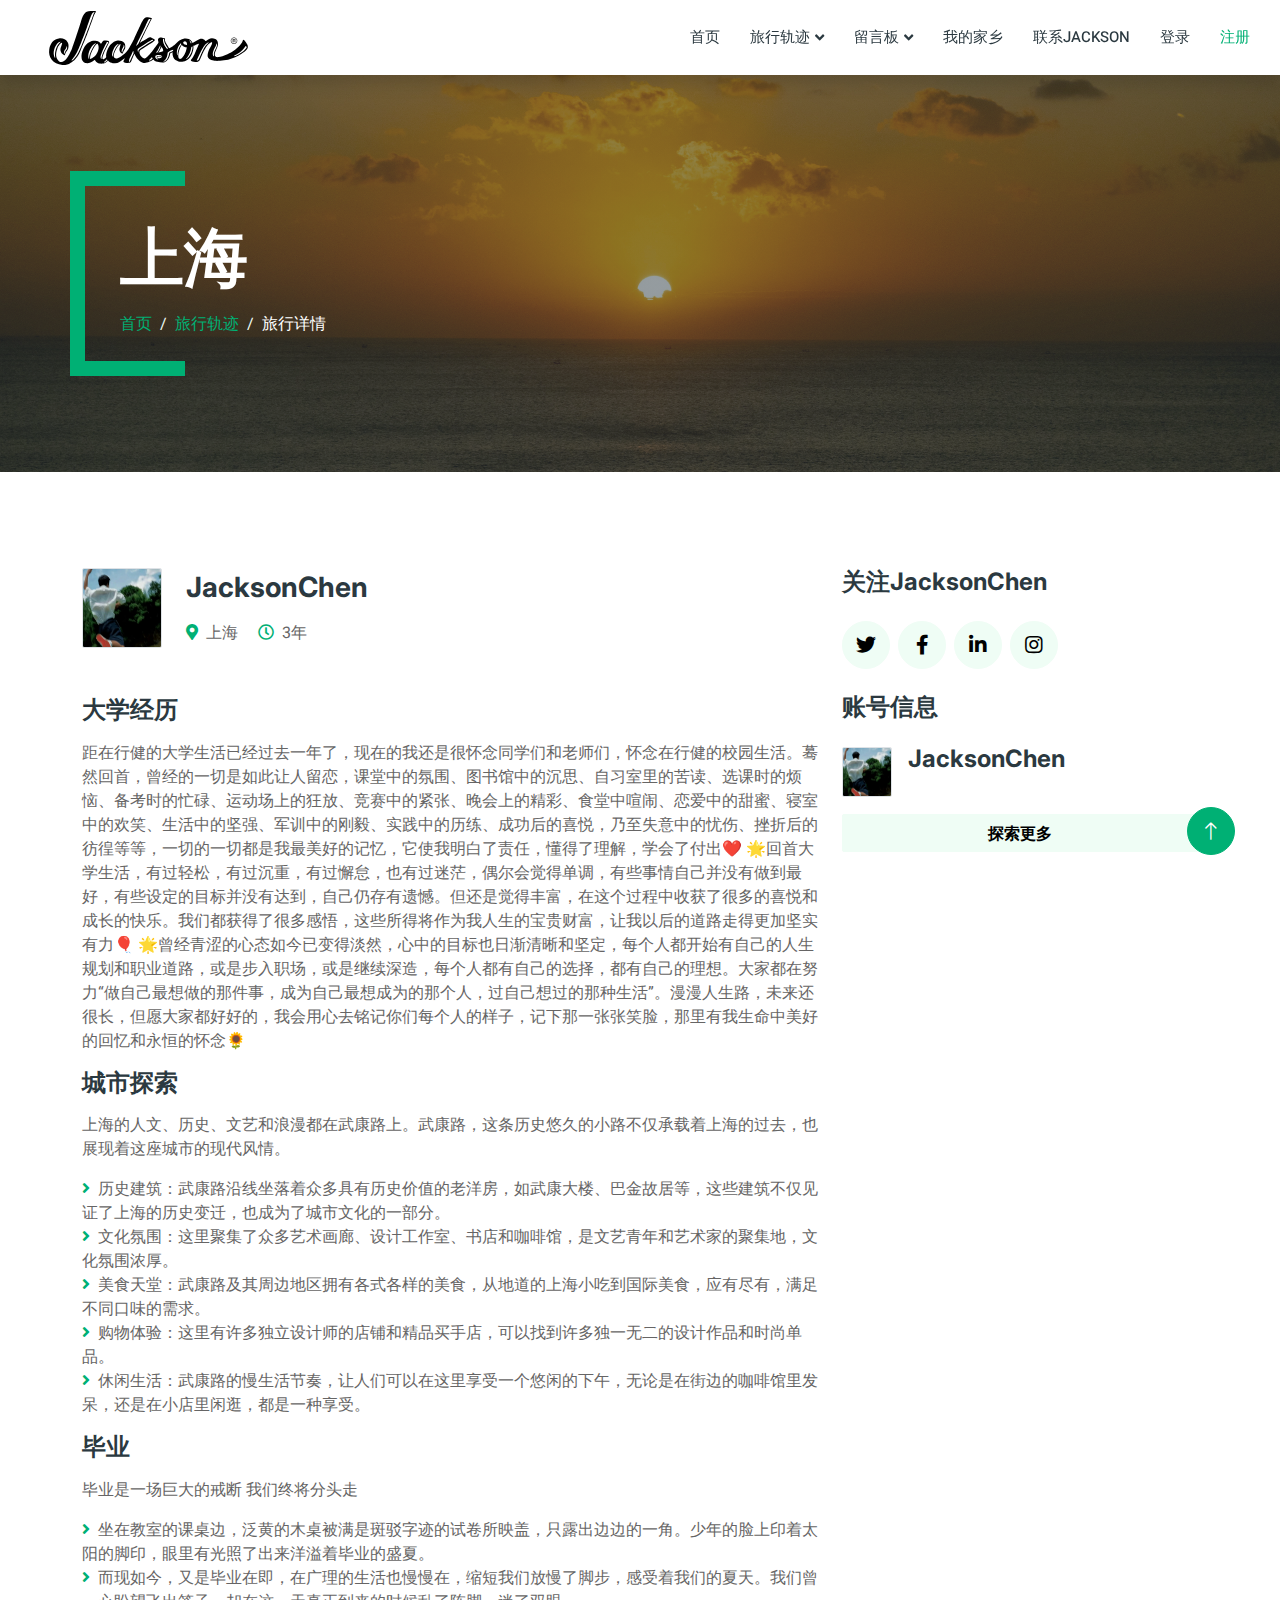
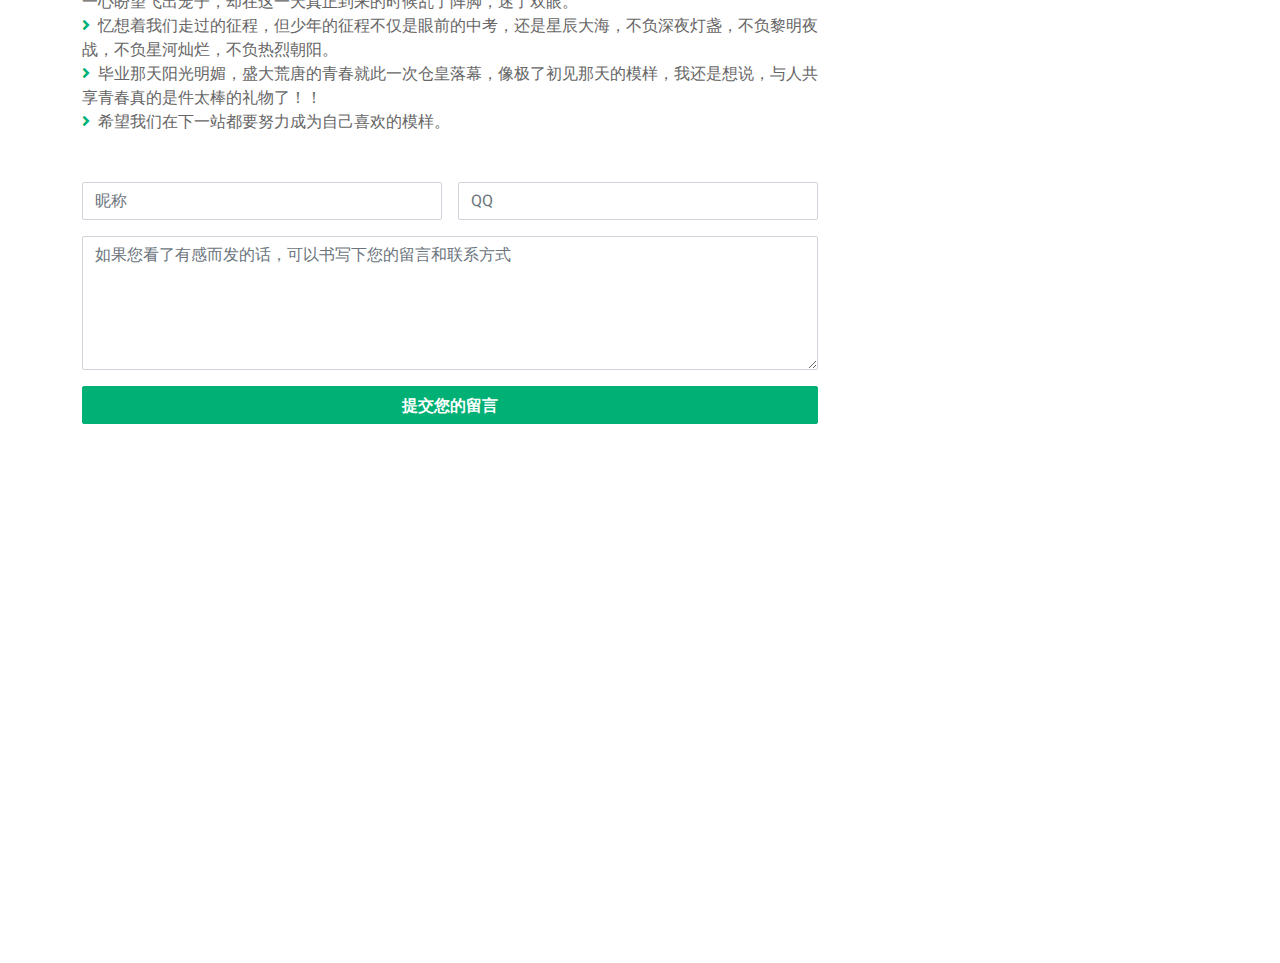
<file: web2.html>
<!DOCTYPE html>
<html lang="en">

<head>
    <meta charset="utf-8">
    <title>Jackson`Space</title>
    <meta content="width=device-width, initial-scale=1.0" name="viewport">
    <meta content="" name="keywords">
    <meta content="" name="description">

<!-- 网站图标 -->
<link href="img/jackson-guitars-logo.svg" rel="icon">

<!-- 网页字体 -->
<link rel="preconnect" href="https://fonts.googleapis.com">
<link rel="preconnect" href="https://fonts.gstatic.com" crossorigin>
<link href="https://fonts.googleapis.com/css2?family=Heebo:wght@400;500;600&family=Inter:wght@700;800&display=swap" rel="stylesheet">

<!-- 图标字体样式 -->
<link href="https://cdnjs.cloudflare.com/ajax/libs/font-awesome/5.10.0/css/all.min.css" rel="stylesheet">
<link href="https://cdn.jsdelivr.net/npm/bootstrap-icons@1.4.1/font/bootstrap-icons.css" rel="stylesheet">

<!-- 库样式 -->
<link href="lib/animate/animate.min.css" rel="stylesheet">
<link href="lib/owlcarousel/assets/owl.carousel.min.css" rel="stylesheet">

<!-- Bootstrap样式 -->
<link href="css/web1.css" rel="stylesheet">

<!-- 模板样式 -->
<link href="css/web2.css" rel="stylesheet">
</head>

<body>
    <div class="container-xxl bg-white p-0">
        <!-- Spinner Start -->
        <div id="spinner" class="show bg-white position-fixed translate-middle w-100 vh-100 top-50 start-50 d-flex align-items-center justify-content-center">
            <div class="spinner-border text-primary" style="width: 3rem; height: 3rem;" role="status">
                <span class="sr-only">Loading...</span>
            </div>
        </div>
        <!-- Spinner End -->


        <!-- Navbar Start -->
    <!-- 导航栏开始 -->
    <nav class="navbar navbar-expand-lg bg-white navbar-light shadow sticky-top p-0">
        <a href="index.html" class="navbar-brand d-flex align-items-center text-center py-0 px-4 px-lg-5">
            <img src="img/jackson-guitars-logo.svg" alt="Logo" style="width: 200px; height: 68px; margin-right: 10px;">
            <h1 class="m-0 text-primary"></h1>
        </a>
        <button type="button" class="navbar-toggler me-4" data-bs-toggle="collapse" data-bs-target="#navbarCollapse">
            <span class="navbar-toggler-icon"></span>
        </button>
        <div class="collapse navbar-collapse" id="navbarCollapse">
            <div class="navbar-nav ms-auto p-4 p-lg-0">
                <a href="index.html" class="nav-item nav-link">首页</a>
                <div class="nav-item dropdown">
                    <a href="#" class="nav-link dropdown-toggle" data-bs-toggle="dropdown">旅行轨迹</a>
                    <div class="dropdown-menu rounded-0 m-0">
                        <a href="web1.html" class="dropdown-item">地点一览</a>
                        <a href="web2.html" class="dropdown-item">旅行详情</a>
                    </div>
                </div>
                <div class="nav-item dropdown">
                    <a href="#" class="nav-link dropdown-toggle" data-bs-toggle="dropdown">留言板</a>
                    <div class="dropdown-menu rounded-0 m-0">
                        <a href="web3.html" class="dropdown-item">网友留言</a>
                        <a href="web4.html" class="dropdown-item">404</a>
                    </div>
                </div>
                <a href="web5.html" class="nav-item nav-link">我的家乡</a>
                <a href="web6.html" class="nav-item nav-link">联系Jackson</a>
                <a href="web7.html" class="nav-item nav-link">登录</a>
                <a href="web8.html" class="nav-item nav-link active">注册</a>
    </nav>
    <!-- 导航栏结束 -->


    <!-- 头部结束 -->
    <div class="container-xxl py-5 bg-dark page-header mb-5">
        <div class="container my-5 pt-5 pb-4">
            <h1 class="display-3 text-white mb-3 animated slideInDown">上海</h1>
            <nav aria-label="breadcrumb">
                <ol class="breadcrumb text-uppercase">
                    <li class="breadcrumb-item"><a href="#">首页</a></li>
                    <li class="breadcrumb-item"><a href="#">旅行轨迹</a></li>
                    <li class="breadcrumb-item text-white active" aria-current="page">旅行详情</li>
                </ol>
            </nav>
        </div>
    </div>
    <!-- 头部结束 -->


    <!-- 简介开始 -->
    <div class="container-xxl py-5 wow fadeInUp" data-wow-delay="0.1s">
        <div class="container">
            <div class="row gy-5 gx-4">
                <div class="col-lg-8">
                    <div class="d-flex align-items-center mb-5">
                        <img class="flex-shrink-0 img-fluid border rounded" src="img/Jaackson.jpg" alt="" style="width: 80px; height: 80px;">
                        <div class="text-start ps-4">
                            <h3 class="mb-3">JacksonChen</h3>
                            <span class="text-truncate me-3"><i class="fa fa-map-marker-alt text-primary me-2"></i>上海</span>
                            <span class="text-truncate me-3"><i class="far fa-clock text-primary me-2"></i>3年</span> 
                        </div>
                    </div>

                    <div class="mb-5">
                        <h4 class="mb-3">大学经历</h4>
                        <p>距在行健的大学生活已经过去一年了，现在的我还是很怀念同学们和老师们，怀念在行健的校园生活。蓦然回首，曾经的一切是如此让人留恋，课堂中的氛围、图书馆中的沉思、自习室里的苦读、选课时的烦恼、备考时的忙碌、运动场上的狂放、竞赛中的紧张、晚会上的精彩、食堂中喧闹、恋爱中的甜蜜、寝室中的欢笑、生活中的坚强、军训中的刚毅、实践中的历练、成功后的喜悦，乃至失意中的忧伤、挫折后的彷徨等等，一切的一切都是我最美好的记忆，它使我明白了责任，懂得了理解，学会了付出❤️
                            🌟回首大学生活，有过轻松，有过沉重，有过懈怠，也有过迷茫，偶尔会觉得单调，有些事情自己并没有做到最好，有些设定的目标并没有达到，自己仍存有遗憾。但还是觉得丰富，在这个过程中收获了很多的喜悦和成长的快乐。我们都获得了很多感悟，这些所得将作为我人生的宝贵财富，让我以后的道路走得更加坚实有力🎈
                            🌟曾经青涩的心态如今已变得淡然，心中的目标也日渐清晰和坚定，每个人都开始有自己的人生规划和职业道路，或是步入职场，或是继续深造，每个人都有自己的选择，都有自己的理想。大家都在努力“做自己最想做的那件事，成为自己最想成为的那个人，过自己想过的那种生活”。漫漫人生路，未来还很长，但愿大家都好好的，我会用心去铭记你们每个人的样子，记下那一张张笑脸，那里有我生命中美好的回忆和永恒的怀念🌻</p>
                        <h4 class="mb-3">城市探索</h4>
                        <p>上海的人文、历史、文艺和浪漫都在武康路上。武康路，这条历史悠久的小路不仅承载着上海的过去，也展现着这座城市的现代风情。</p>
                        <ul class="list-unstyled">
                            <li><i class="fa fa-angle-right text-primary me-2"></i>历史建筑：武康路沿线坐落着众多具有历史价值的老洋房，如武康大楼、巴金故居等，这些建筑不仅见证了上海的历史变迁，也成为了城市文化的一部分。</li>
                            <li><i class="fa fa-angle-right text-primary me-2"></i>文化氛围：这里聚集了众多艺术画廊、设计工作室、书店和咖啡馆，是文艺青年和艺术家的聚集地，文化氛围浓厚。</li>
                            <li><i class="fa fa-angle-right text-primary me-2"></i>美食天堂：武康路及其周边地区拥有各式各样的美食，从地道的上海小吃到国际美食，应有尽有，满足不同口味的需求。</li>
                            <li><i class="fa fa-angle-right text-primary me-2"></i>购物体验：这里有许多独立设计师的店铺和精品买手店，可以找到许多独一无二的设计作品和时尚单品。</li>
                            <li><i class="fa fa-angle-right text-primary me-2"></i>休闲生活：武康路的慢生活节奏，让人们可以在这里享受一个悠闲的下午，无论是在街边的咖啡馆里发呆，还是在小店里闲逛，都是一种享受。</li>
                        </ul>
                        <h4 class="mb-3">毕业</h4>
                        <p>毕业是一场巨大的戒断 我们终将分头走</p>
                        <ul class="list-unstyled">
                            <li><i class="fa fa-angle-right text-primary me-2"></i>坐在教室的课桌边，泛黄的木桌被满是斑驳字迹的试卷所映盖，只露出边边的一角。少年的脸上印着太阳的脚印，眼里有光照了出来洋溢着毕业的盛夏。</li>
                            <li><i class="fa fa-angle-right text-primary me-2"></i>而现如今，又是毕业在即，在广理的生活也慢慢在，缩短我们放慢了脚步，感受着我们的夏天。我们曾一心盼望飞出笼子，却在这一天真正到来的时候乱了阵脚，迷了双眼。</li>
                            <li><i class="fa fa-angle-right text-primary me-2"></i>忆想着我们走过的征程，但少年的征程不仅是眼前的中考，还是星辰大海，不负深夜灯盏，不负黎明夜战，不负星河灿烂，不负热烈朝阳。</li>
                            <li><i class="fa fa-angle-right text-primary me-2"></i>毕业那天阳光明媚，盛大荒唐的青春就此一次仓皇落幕，像极了初见那天的模样，我还是想说，与人共享青春真的是件太棒的礼物了！！</li>
                            <li><i class="fa fa-angle-right text-primary me-2"></i>希望我们在下一站都要努力成为自己喜欢的模样。</li>
                        </ul>
                    </div>
    
                    <div class="">
                        <h4 class="mb-4"></h4>
                        <form>
                            <div class="row g-3">
                                <div class="col-12 col-sm-6">
                                    <input type="text" class="form-control" placeholder="昵称" required>
                                </div>
                                <div class="col-12 col-sm-6">
                                    <input type="email" class="form-control" placeholder="QQ" required>
                                </div>
                                <div class="col-12">
                                    <textarea class="form-control" rows="5" placeholder="如果您看了有感而发的话，可以书写下您的留言和联系方式" required></textarea>
                                </div>
                                <div class="col-12">
                                    <button class="btn btn-primary w-100" type="submit">提交您的留言</button>
                                </div>
                            </div>
                        </form>
                    </div>
                </div>

                <!-- 侧边栏开始 -->
                <div class="col-lg-4">
                    <div class="mb-4 wow slideInUp" data-wow-delay="0.1s">
                        <h4 class="mb-4">关注JacksonChen</h4>
                        <div class="d-flex">
                            <a class="btn btn-lg btn-light btn-lg-square rounded-circle me-2" href="#"><i class="fab fa-twitter"></i></a>
                            <a class="btn btn-lg btn-light btn-lg-square rounded-circle me-2" href="#"><i class="fab fa-facebook-f"></i></a>
                            <a class="btn btn-lg btn-light btn-lg-square rounded-circle me-2" href="#"><i class="fab fa-linkedin-in"></i></a>
                            <a class="btn btn-lg btn-light btn-lg-square rounded-circle me-2" href="#"><i class="fab fa-instagram"></i></a>
                        </div>
                    </div>

                    <div class="wow slideInUp" data-wow-delay="0.1s">
                        <h4 class="mb-4">账号信息</h4>
                        <div class="d-flex flex-column justify-content-between mb-4">
                            <div class="d-flex align-items-center">
                                <img class="flex-shrink-0 img-fluid border rounded" src="img/Jaackson.jpg" alt="" style="width: 50px; height: 50px;">
                                <div class="text-start ps-3">
                                    <h4 class="mb-4">JacksonChen</h4>
                                </div>
                            </div>
                            <a class="btn btn-light mt-3" href="#">探索更多</a>
                        </div>
                    </div>
                </div>
                <!-- 侧边栏结束 -->
            </div>
        </div>
    </div>
    <!-- 简介结束 -->

    
    <!-- 页脚开始 -->
    <div class="container-fluid bg-dark text-white-50 footer pt-5 mt-5 wow fadeIn" data-wow-delay="0.1s">
        <div class="container py-5">
            <div class="row g-5">
                <div class="col-lg-3 col-md-6">
                    <h5 class="text-white mb-4">快速链接</h5>
                    <a class="btn btn-link text-white-50" href="">首页</a>
                    <a class="btn btn-link text-white-50" href="">旅行碎片</a>
                    <a class="btn btn-link text-white-50" href="">旅行随笔</a>
                    <a class="btn btn-link text-white-50" href="">我的家乡</a>
                    <a class="btn btn-link text-white-50" href="">杂乱的篇章</a>
                </div>
                <div class="col-lg-3 col-md-6">
                    <h5 class="text-white mb-4">关于Jackson的空间</h5>
                    <a class="btn btn-link text-white-50" href="">关于Jackson</a>
                    <a class="btn btn-link text-white-50" href="">联系Jackson</a>
                    <a class="btn btn-link text-white-50" href="">Jackson的服务</a>
                    <a class="btn btn-link text-white-50" href="">隐私策略</a>
                </div>
                <div class="col-lg-3 col-md-6">
                    <h5 class="text-white mb-4">联系</h5>
                    <p class="mb-2"><i class="fa fa-map-marker-alt me-3"></i>广州理工学院</p>
                    <p class="mb-2"><i class="fa fa-phone-alt me-3"></i>+0759 524500</p>
                    <p class="mb-2"><i class="fa fa-envelope me-3"></i>info@JacksonChen.com</p>
                    <div class="d-flex pt-2">
                        <a class="btn btn-outline-light btn-social" href=""><i class="fab fa-twitter"></i></a>
                        <a class="btn btn-outline-light btn-social" href=""><i class="fab fa-facebook-f"></i></a>
                        <a class="btn btn-outline-light btn-social" href=""><i class="fab fa-youtube"></i></a>
                        <a class="btn btn-outline-light btn-social" href=""><i class="fab fa-linkedin-in"></i></a>
                    </div>
                </div>
                <div class="col-lg-3 col-md-6">
                    <!-- 联系方式二维码 -->
                    <h5 class="text-white mb-4">Wechat</h5>
                    <img src="img/Message.jpg" alt="图片展示" class="img-fluid" style="max-width: 120px;">
                    <p class="mt-2">联系方式</p>
                </div>
            </div>
        </div>
        <div class="container">
            <div class="copyright">
                <div class="row">
                    <div class="col-md-6 text-center text-md-start mb-3 mb-md-0">
                        地址：广州市荔湾区中山七路 邮编：510170 版权所有：JacksonChen  |  
                        CopyRight © 2024 
                    </div>
                    <div class="col-md-6 text-center text-md-end">
                        <div class="footer-menu">
                            <a href="">首页</a>
                            <a href="">地址</a>
                            <a href="">帮助</a>
                            <a href="">Q&A</a>
                        </div>
                    </div>
                </div>
            </div>
        </div>
    </div>
    <!-- 页脚结束 -->


    <!-- 回到顶部开始 -->
    <a href="#" class="btn btn-lg btn-primary btn-lg-square rounded-circle back-to-top"><i class="bi bi-arrow-up"></i></a>
    <!-- 回到顶部结束 -->
</div>

<!-- 运用JavaScript库 -->
<script src="https://code.jquery.com/jquery-3.4.1.min.js"></script>
<script src="https://cdn.jsdelivr.net/npm/bootstrap@5.0.0/dist/js/bootstrap.bundle.min.js"></script>
<script src="lib/wow/wow.min.js"></script>
<script src="lib/easing/easing.min.js"></script>
<script src="lib/waypoints/waypoints.min.js"></script>
<script src="lib/owlcarousel/owl.carousel.min.js"></script>

<!-- 运用模板 JavaScript -->
<script src="js/web.js"></script>
</body>

</html>
</file>
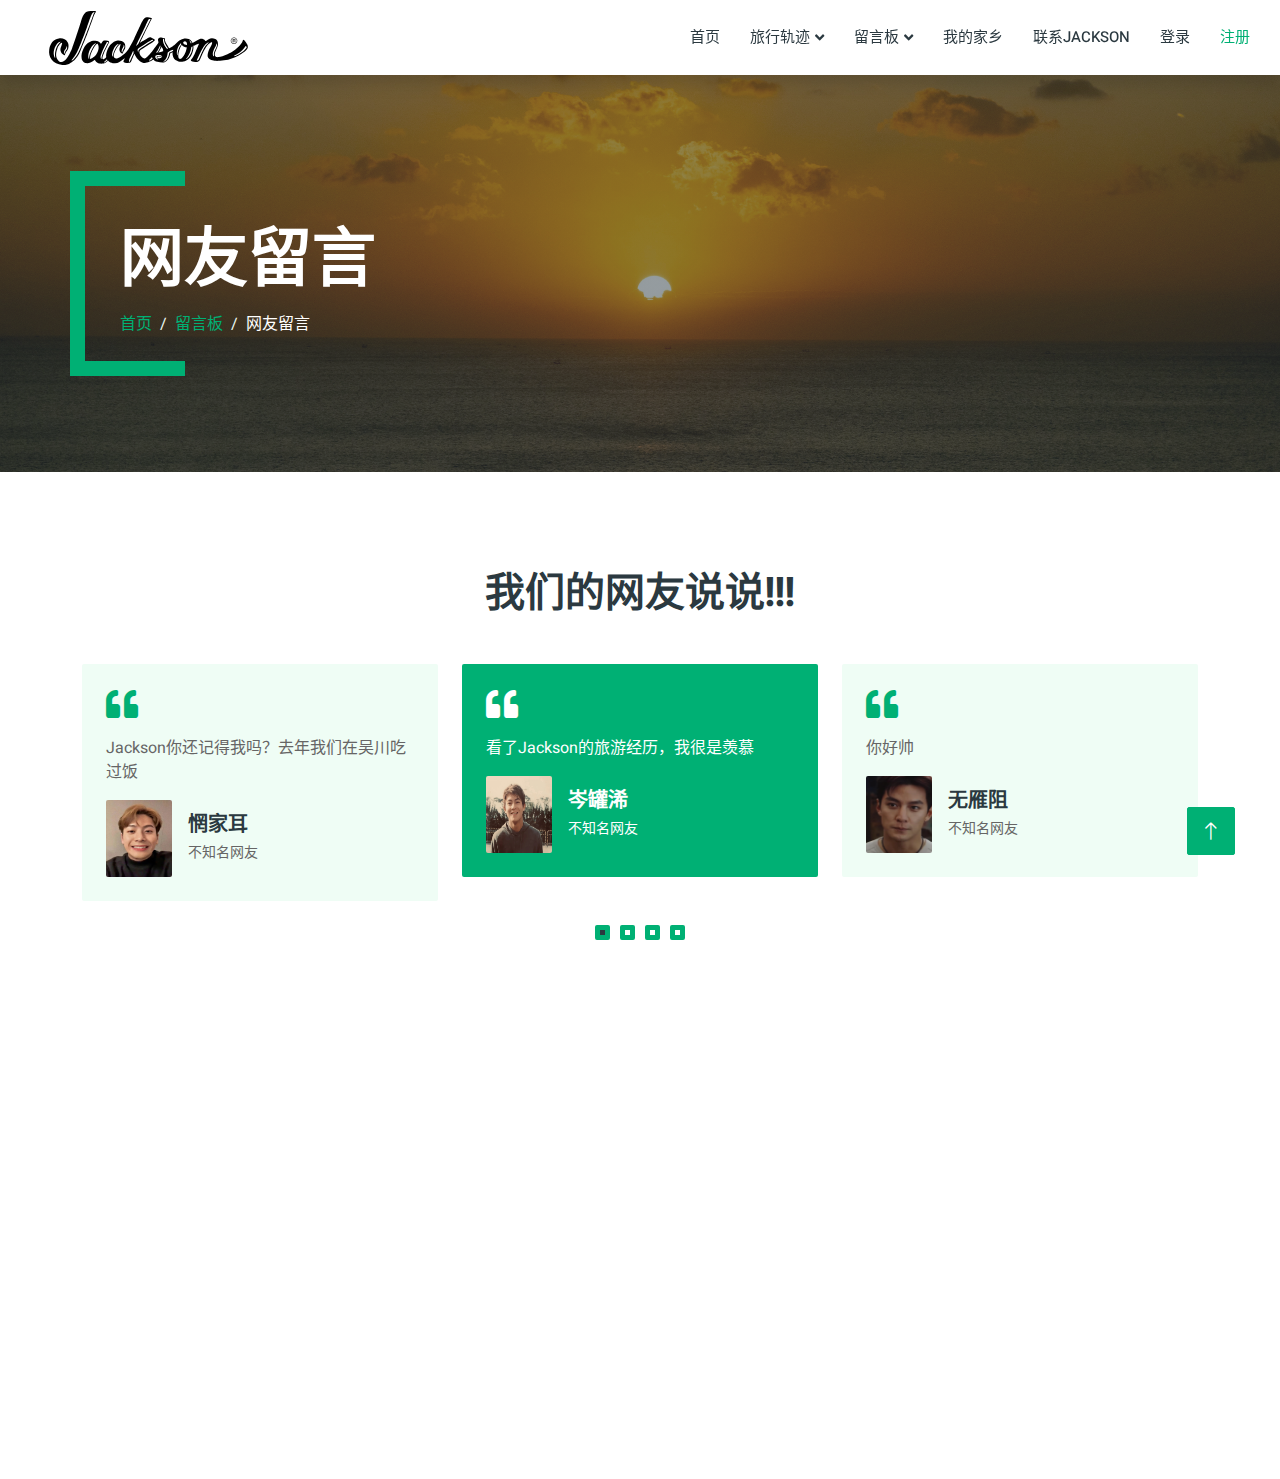
<file: web3.html>
<!DOCTYPE html>
<html lang="zh-CN">

<head>
    <meta charset="utf-8">
    <title>Jackson`Space</title>
    <meta content="width=device-width, initial-scale=1.0" name="viewport">
    <meta content="" name="keywords">
    <meta content="" name="description">

    <!-- 网站图标 -->
    <link href="img/jackson-guitars-logo.svg" rel="icon">

    <!-- 网页字体 -->
    <link rel="preconnect" href="https://fonts.googleapis.com">
    <link rel="preconnect" href="https://fonts.gstatic.com" crossorigin>
    <link href="https://fonts.googleapis.com/css2?family=Heebo:wght@400;500;600&family=Inter:wght@700;800&display=swap" rel="stylesheet">

    <!-- 图标字体样式 -->
    <link href="https://cdnjs.cloudflare.com/ajax/libs/font-awesome/5.10.0/css/all.min.css" rel="stylesheet">
    <link href="https://cdn.jsdelivr.net/npm/bootstrap-icons@1.4.1/font/bootstrap-icons.css" rel="stylesheet">

    <!-- 库样式 -->
    <link href="lib/animate/animate.min.css" rel="stylesheet">
    <link href="lib/owlcarousel/assets/owl.carousel.min.css" rel="stylesheet">

    <!-- Bootstrap 样式 -->
    <link href="css/web1.css" rel="stylesheet">

    <!-- 模板样式 -->
    <link href="css/web2.css" rel="stylesheet">
</head>

<body>
    <div class="container-xxl bg-white p-0">
        <!-- 加载动画开始 -->
        <div id="spinner" class="show bg-white position-fixed translate-middle w-100 vh-100 top-50 start-50 d-flex align-items-center justify-content-center">
            <div class="spinner-border text-primary" style="width: 3rem; height: 3rem;" role="status">
                <span class="sr-only">加载中...</span>
            </div>
        </div>
        <!-- 加载动画结束 -->

        <!-- 导航栏开始 -->
        <nav class="navbar navbar-expand-lg bg-white navbar-light shadow sticky-top p-0">
            <a href="index.html" class="navbar-brand d-flex align-items-center text-center py-0 px-4 px-lg-5">
                <img src="img/jackson-guitars-logo.svg" alt="Logo" style="width: 200px; height: 68px; margin-right: 10px;">
                <h1 class="m-0 text-primary"></h1>
            </a>
            <button type="button" class="navbar-toggler me-4" data-bs-toggle="collapse" data-bs-target="#navbarCollapse">
                <span class="navbar-toggler-icon"></span>
            </button>
            <div class="collapse navbar-collapse" id="navbarCollapse">
                <div class="navbar-nav ms-auto p-4 p-lg-0">
                    <a href="index.html" class="nav-item nav-link">首页</a>
                    <div class="nav-item dropdown">
                        <a href="#" class="nav-link dropdown-toggle" data-bs-toggle="dropdown">旅行轨迹</a>
                        <div class="dropdown-menu rounded-0 m-0">
                            <a href="web1.html" class="dropdown-item">地点一览</a>
                            <a href="web2.html" class="dropdown-item">旅行详情</a>
                        </div>
                    </div>
                    <div class="nav-item dropdown">
                        <a href="#" class="nav-link dropdown-toggle" data-bs-toggle="dropdown">留言板</a>
                        <div class="dropdown-menu rounded-0 m-0">
                            <a href="web3.html" class="dropdown-item">网友留言</a>
                            <a href="web4.html" class="dropdown-item">404</a>
                        </div>
                    </div>
                    <a href="web5.html" class="nav-item nav-link">我的家乡</a>
                    <a href="web6.html" class="nav-item nav-link">联系Jackson</a>
                    <a href="web7.html" class="nav-item nav-link">登录</a>
                    <a href="web8.html" class="nav-item nav-link active">注册</a>
        </nav>
        <!-- 导航栏结束 -->

        <!-- 头部结束 -->
        <div class="container-xxl py-5 bg-dark page-header mb-5">
            <div class="container my-5 pt-5 pb-4">
                <h1 class="display-3 text-white mb-3 animated slideInDown">网友留言</h1>
                <nav aria-label="breadcrumb">
                    <ol class="breadcrumb text-uppercase">
                        <li class="breadcrumb-item"><a href="#">首页</a></li>
                        <li class="breadcrumb-item"><a href="#">留言板</a></li>
                        <li class="breadcrumb-item text-white active" aria-current="page">网友留言</li>
                    </ol>
                </nav>
            </div>
        </div>
        <!-- 头部结束 -->

        <!-- 网友留言开始 -->
        <div class="container-xxl py-5 wow fadeInUp" data-wow-delay="0.1s">
            <div class="container">
                <h1 class="text-center mb-5">我们的网友说说!!!</h1>
                <div class="owl-carousel testimonial-carousel">
                    <div class="testimonial-item bg-light rounded p-4">
                        <i class="fa fa-quote-left fa-2x text-primary mb-3"></i>
                        <p>看了Jackson的旅游经历，我很是羡慕</p>
                        <div class="d-flex align-items-center">
                            <img class="img-fluid flex-shrink-0 rounded" src="img/陈冠希.jpg" style="width: 66px; height: 77px;">
                            <div class="ps-3">
                                <h5 class="mb-1">岑罐浠</h5>
                                <small>不知名网友</small>
                            </div>
                        </div>
                    </div>
                    <div class="testimonial-item bg-light rounded p-4">
                        <i class="fa fa-quote-left fa-2x text-primary mb-3"></i>
                        <p>你好帅</p>
                        <div class="d-flex align-items-center">
                            <img class="img-fluid flex-shrink-0 rounded" src="img/吴彦祖.jpg" style="width: 66px; height: 77px;">
                            <div class="ps-3">
                                <h5 class="mb-1">无雁阻</h5>
                                <small>不知名网友</small>
                            </div>
                        </div>
                    </div>
                    <div class="testimonial-item bg-light rounded p-4">
                        <i class="fa fa-quote-left fa-2x text-primary mb-3"></i>
                        <p>Jackson我是你的粉丝</p>
                        <div class="d-flex align-items-center">
                            <img class="img-fluid flex-shrink-0 rounded" src="img/彭于晏.jpg" style="width: 66px; height: 77px;">
                            <div class="ps-3">
                                <h5 class="mb-1">鹏鱼宴</h5>
                                <small>不知名网友</small>
                            </div>
                        </div>
                    </div>
                    <div class="testimonial-item bg-light rounded p-4">
                        <i class="fa fa-quote-left fa-2x text-primary mb-3"></i>
                        <p>Jackson你还记得我吗？去年我们在吴川吃过饭</p>
                        <div class="d-flex align-items-center">
                            <img class="img-fluid flex-shrink-0 rounded" src="img/王嘉尔.jpg" style="width: 66px; height: 77px;">
                            <div class="ps-3">
                                <h5 class="mb-1">惘家耳</h5>
                                <small>不知名网友</small>
                            </div>
                        </div>
                    </div>
                </div>
            </div>
        </div>
        <!-- 网友留言结束 -->

        <!-- 页脚开始 -->
        <div class="container-fluid bg-dark text-white-50 footer pt-5 mt-5 wow fadeIn" data-wow-delay="0.1s">
            <div class="container py-5">
                <div class="row g-5">
                    <div class="col-lg-3 col-md-6">
                        <h5 class="text-white mb-4">快速链接</h5>
                        <a class="btn btn-link text-white-50" href="">首页</a>
                        <a class="btn btn-link text-white-50" href="">旅行碎片</a>
                        <a class="btn btn-link text-white-50" href="">旅行随笔</a>
                        <a class="btn btn-link text-white-50" href="">我的家乡</a>
                        <a class="btn btn-link text-white-50" href="">杂乱的篇章</a>
                    </div>
                    <div class="col-lg-3 col-md-6">
                        <h5 class="text-white mb-4">关于Jackson的空间</h5>
                        <a class="btn btn-link text-white-50" href="">关于Jackson</a>
                        <a class="btn btn-link text-white-50" href="">联系Jackson</a>
                        <a class="btn btn-link text-white-50" href="">Jackson的服务</a>
                        <a class="btn btn-link text-white-50" href="">隐私策略</a>
                    </div>
                    <div class="col-lg-3 col-md-6">
                        <h5 class="text-white mb-4">联系</h5>
                        <p class="mb-2"><i class="fa fa-map-marker-alt me-3"></i>广州理工学院</p>
                        <p class="mb-2"><i class="fa fa-phone-alt me-3"></i>+0759 524500</p>
                        <p class="mb-2"><i class="fa fa-envelope me-3"></i>info@JacksonChen.com</p>
                        <div class="d-flex pt-2">
                            <a class="btn btn-outline-light btn-social" href=""><i class="fab fa-twitter"></i></a>
                            <a class="btn btn-outline-light btn-social" href=""><i class="fab fa-facebook-f"></i></a>
                            <a class="btn btn-outline-light btn-social" href=""><i class="fab fa-youtube"></i></a>
                            <a class="btn btn-outline-light btn-social" href=""><i class="fab fa-linkedin-in"></i></a>
                        </div>
                    </div>
                    <div class="col-lg-3 col-md-6">
                        <!-- 联系方式二维码 -->
                        <h5 class="text-white mb-4">Wechat</h5>
                        <img src="img/Message.jpg" alt="图片展示" class="img-fluid" style="max-width: 120px;">
                        <p class="mt-2">联系方式</p>
                    </div>
                </div>
            </div>
            <div class="container">
                <div class="copyright">
                    <div class="row">
                        <div class="col-md-6 text-center text-md-start mb-3 mb-md-0">
                            地址：广州市荔湾区中山七路 邮编：510170 版权所有：JacksonChen  |  
                            CopyRight © 2024 
                        </div>
                        <div class="col-md-6 text-center text-md-end">
                            <div class="footer-menu">
                                <a href="">首页</a>
                                <a href="">地址</a>
                                <a href="">帮助</a>
                                <a href="">Q&A</a>
                            </div>
                        </div>
                    </div>
                </div>
            </div>
        </div>
        <!-- 页脚结束 -->

        <!-- 回到顶部按钮 -->
        <a href="#" class="btn btn-lg btn-primary btn-lg-square back-to-top"><i class="bi bi-arrow-up"></i></a>
    </div>

    <!-- 运用JavaScript 库 -->
    <script src="https://code.jquery.com/jquery-3.4.1.min.js"></script>
    <script src="https://cdn.jsdelivr.net/npm/bootstrap@5.0.0/dist/js/bootstrap.bundle.min.js"></script>
    <script src="lib/wow/wow.min.js"></script>
    <script src="lib/easing/easing.min.js"></script>
    <script src="lib/waypoints/waypoints.min.js"></script>
    <script src="lib/owlcarousel/owl.carousel.min.js"></script>

    <!-- 运用模板 JavaScript -->
    <script src="js/web.js"></script>
</body>

</html>
</file>
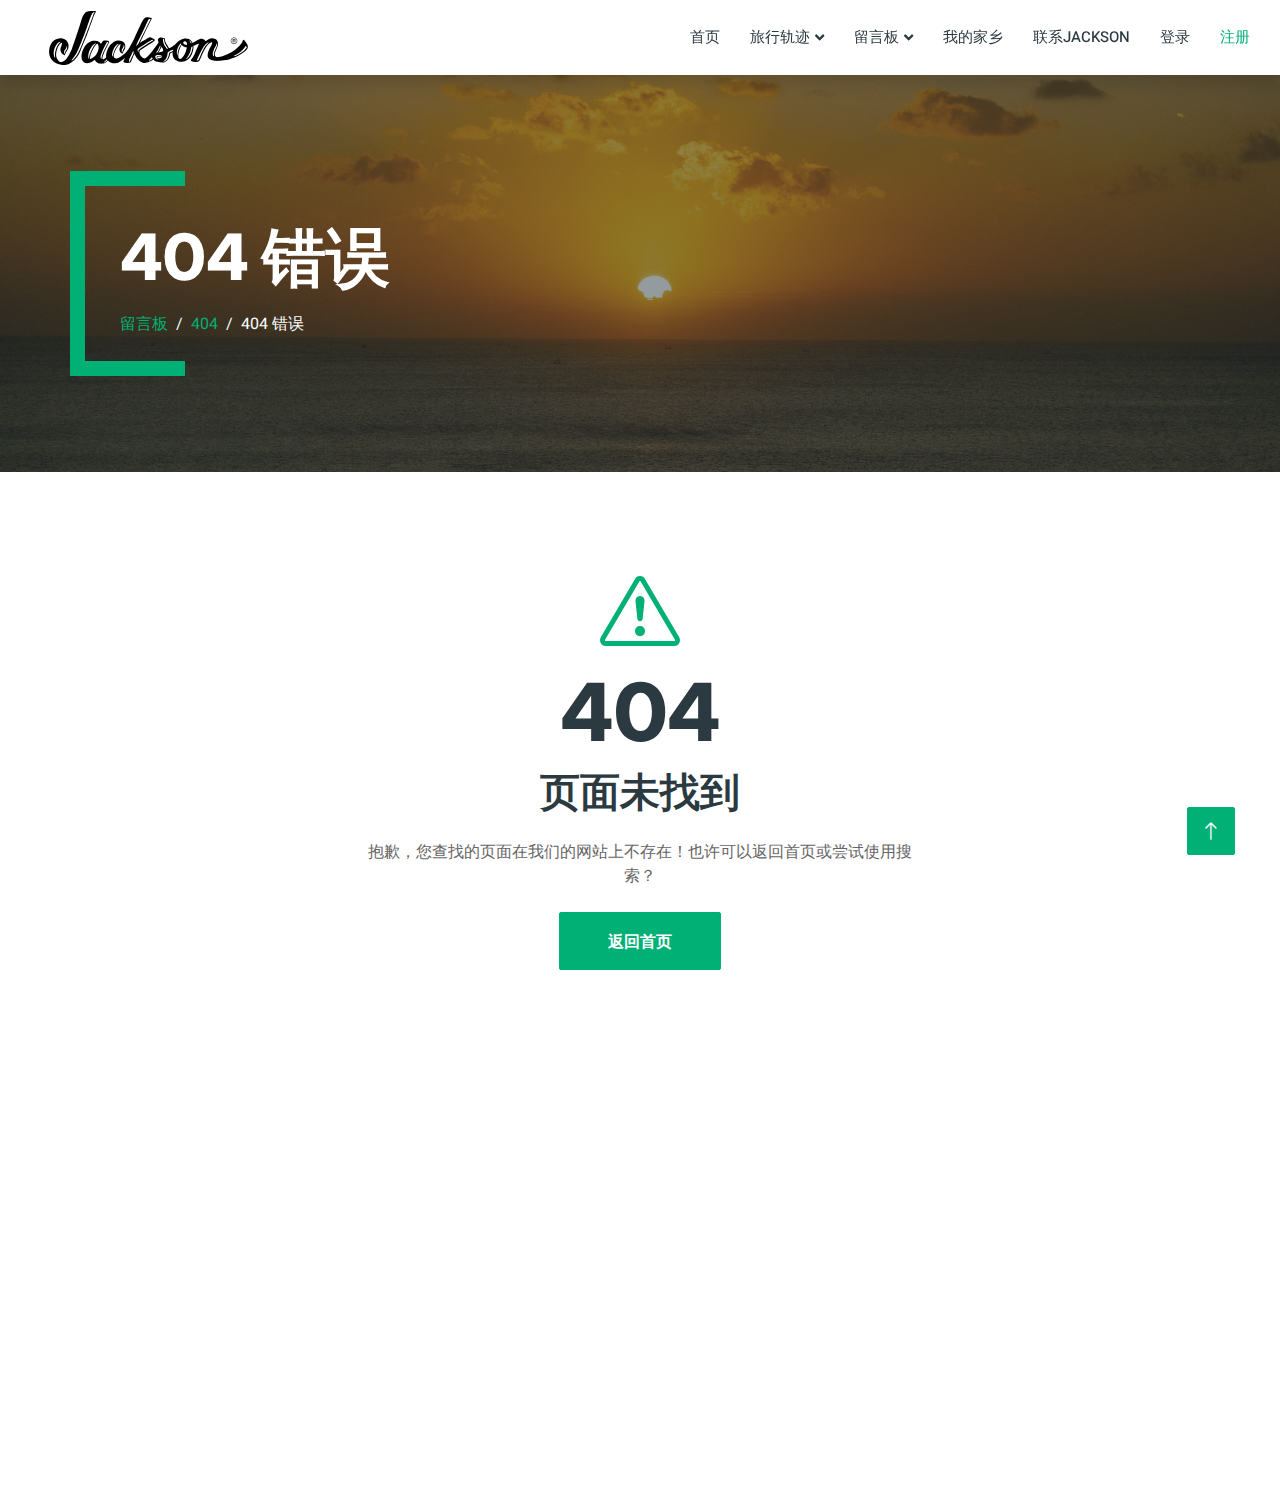
<file: web4.html>
<!DOCTYPE html>
<html lang="zh">

<head>
    <meta charset="utf-8">
    <title>Jackson`Space</title>
    <meta content="width=device-width, initial-scale=1.0" name="viewport">
    <meta content="" name="keywords">
    <meta content="" name="description">

    <!-- 网站图标 -->
    <link href="img/jackson-guitars-logo.svg" rel="icon">

    <!-- 网页字体 -->
    <link rel="preconnect" href="https://fonts.googleapis.com">
    <link rel="preconnect" href="https://fonts.gstatic.com" crossorigin>
    <link href="https://fonts.googleapis.com/css2?family=Heebo:wght@400;500;600&family=Inter:wght@700;800&display=swap" rel="stylesheet">
    
    <!-- 字体样式 -->
    <link href="https://cdnjs.cloudflare.com/ajax/libs/font-awesome/5.10.0/css/all.min.css" rel="stylesheet">
    <link href="https://cdn.jsdelivr.net/npm/bootstrap-icons@1.4.1/font/bootstrap-icons.css" rel="stylesheet">

    <!-- 库样式 -->
    <link href="lib/animate/animate.min.css" rel="stylesheet">
    <link href="lib/owlcarousel/assets/owl.carousel.min.css" rel="stylesheet">

    <!-- Bootstrap样式表 -->
    <link href="css/web1.css" rel="stylesheet">

    <!-- 模板样式 -->
    <link href="css/web2.css" rel="stylesheet">
</head>

<body>
    <div class="container-xxl bg-white p-0">
        <!-- 加载动画开始 -->
        <div id="spinner" class="show bg-white position-fixed translate-middle w-100 vh-100 top-50 start-50 d-flex align-items-center justify-content-center">
            <div class="spinner-border text-primary" style="width: 3rem; height: 3rem;" role="status">
                <span class="sr-only">加载中...</span>
            </div>
        </div>
        <!-- 加载动画结束 -->


        <!-- 导航栏开始 -->
        <nav class="navbar navbar-expand-lg bg-white navbar-light shadow sticky-top p-0">
            <a href="index.html" class="navbar-brand d-flex align-items-center text-center py-0 px-4 px-lg-5">
                <img src="img/jackson-guitars-logo.svg" alt="Logo" style="width: 200px; height: 68px; margin-right: 10px;">
                <h1 class="m-0 text-primary"></h1>
            </a>
            <button type="button" class="navbar-toggler me-4" data-bs-toggle="collapse" data-bs-target="#navbarCollapse">
                <span class="navbar-toggler-icon"></span>
            </button>
            <div class="collapse navbar-collapse" id="navbarCollapse">
                <div class="navbar-nav ms-auto p-4 p-lg-0">
                    <a href="index.html" class="nav-item nav-link">首页</a>
                    <div class="nav-item dropdown">
                        <a href="#" class="nav-link dropdown-toggle" data-bs-toggle="dropdown">旅行轨迹</a>
                        <div class="dropdown-menu rounded-0 m-0">
                            <a href="web1.html" class="dropdown-item">地点一览</a>
                            <a href="web2.html" class="dropdown-item">旅行详情</a>
                        </div>
                    </div>
                    <div class="nav-item dropdown">
                        <a href="#" class="nav-link dropdown-toggle" data-bs-toggle="dropdown">留言板</a>
                        <div class="dropdown-menu rounded-0 m-0">
                            <a href="web3.html" class="dropdown-item">网友留言</a>
                            <a href="web4.html" class="dropdown-item">404</a>
                        </div>
                    </div>
                    <a href="web5.html" class="nav-item nav-link">我的家乡</a>
                    <a href="web6.html" class="nav-item nav-link">联系Jackson</a>
                    <a href="web7.html" class="nav-item nav-link">登录</a>
                    <a href="web8.html" class="nav-item nav-link active">注册</a>
        </nav>
        <!-- 导航栏结束 -->


        <!-- 头部结束 -->
        <div class="container-xxl py-5 bg-dark page-header mb-5">
            <div class="container my-5 pt-5 pb-4">
                <h1 class="display-3 text-white mb-3 animated slideInDown">404 错误</h1>
                <nav aria-label="breadcrumb">
                    <ol class="breadcrumb text-uppercase">
                        <li class="breadcrumb-item"><a href="#">留言板</a></li>
                        <li class="breadcrumb-item"><a href="#">404</a></li>
                        <li class="breadcrumb-item text-white active" aria-current="page">404 错误</li>
                    </ol>
                </nav>
            </div>
        </div>
        <!-- 头部结束 -->


        <!-- 404页面 开始 -->
        <div class="container-xxl py-5 wow fadeInUp" data-wow-delay="0.1s">
            <div class="container text-center">
                <div class="row justify-content-center">
                    <div class="col-lg-6">
                        <i class="bi bi-exclamation-triangle display-1 text-primary"></i>
                        <h1 class="display-1">404</h1>
                        <h1 class="mb-4">页面未找到</h1>
                        <p class="mb-4">抱歉，您查找的页面在我们的网站上不存在！也许可以返回首页或尝试使用搜索？</p>
                        <a class="btn btn-primary py-3 px-5" href="">返回首页</a>
                    </div>
                </div>
            </div>
        </div>
        <!-- 404 结束 -->

        
        <!-- 页脚开始 -->
        <div class="container-fluid bg-dark text-white-50 footer pt-5 mt-5 wow fadeIn" data-wow-delay="0.1s">
            <div class="container py-5">
                <div class="row g-5">
                    <div class="col-lg-3 col-md-6">
                        <h5 class="text-white mb-4">快速链接</h5>
                        <a class="btn btn-link text-white-50" href="">首页</a>
                        <a class="btn btn-link text-white-50" href="">旅行碎片</a>
                        <a class="btn btn-link text-white-50" href="">旅行随笔</a>
                        <a class="btn btn-link text-white-50" href="">我的家乡</a>
                        <a class="btn btn-link text-white-50" href="">杂乱的篇章</a>
                    </div>
                    <div class="col-lg-3 col-md-6">
                        <h5 class="text-white mb-4">关于Jackson的空间</h5>
                        <a class="btn btn-link text-white-50" href="">关于Jackson</a>
                        <a class="btn btn-link text-white-50" href="">联系Jackson</a>
                        <a class="btn btn-link text-white-50" href="">Jackson的服务</a>
                        <a class="btn btn-link text-white-50" href="">隐私策略</a>
                    </div>
                    <div class="col-lg-3 col-md-6">
                        <h5 class="text-white mb-4">联系</h5>
                        <p class="mb-2"><i class="fa fa-map-marker-alt me-3"></i>广州理工学院</p>
                        <p class="mb-2"><i class="fa fa-phone-alt me-3"></i>+0759 524500</p>
                        <p class="mb-2"><i class="fa fa-envelope me-3"></i>info@JacksonChen.com</p>
                        <div class="d-flex pt-2">
                            <a class="btn btn-outline-light btn-social" href=""><i class="fab fa-twitter"></i></a>
                            <a class="btn btn-outline-light btn-social" href=""><i class="fab fa-facebook-f"></i></a>
                            <a class="btn btn-outline-light btn-social" href=""><i class="fab fa-youtube"></i></a>
                            <a class="btn btn-outline-light btn-social" href=""><i class="fab fa-linkedin-in"></i></a>
                        </div>
                    </div>
                    <div class="col-lg-3 col-md-6">
                        <!-- 联系方式二维码 -->
                        <h5 class="text-white mb-4">Wechat</h5>
                        <img src="img/Message.jpg" alt="图片展示" class="img-fluid" style="max-width: 120px;">
                        <p class="mt-2">联系方式</p>
                    </div>
                </div>
            </div>
            <div class="container">
                <div class="copyright">
                    <div class="row">
                        <div class="col-md-6 text-center text-md-start mb-3 mb-md-0">
                            地址：广州市荔湾区中山七路 邮编：510170 版权所有：JacksonChen  |  
                            CopyRight © 2024 
                        </div>
                        <div class="col-md-6 text-center text-md-end">
                            <div class="footer-menu">
                                <a href="">首页</a>
                                <a href="">地址</a>
                                <a href="">帮助</a>
                                <a href="">Q&A</a>
                            </div>
                        </div>
                    </div>
                </div>
            </div>
        </div>
        <!-- 页脚结束 -->


        <!-- 返回顶部按钮 -->
        <a href="#" class="btn btn-lg btn-primary btn-lg-square back-to-top"><i class="bi bi-arrow-up"></i></a>
    </div>

    <!-- 运用JavaScript库 -->
    <script src="https://code.jquery.com/jquery-3.4.1.min.js"></script>
    <script src="https://cdn.jsdelivr.net/npm/bootstrap@5.0.0/dist/js/bootstrap.bundle.min.js"></script>
    <script src="lib/wow/wow.min.js"></script>
    <script src="lib/easing/easing.min.js"></script>
    <script src="lib/waypoints/waypoints.min.js"></script>
    <script src="lib/owlcarousel/owl.carousel.min.js"></script>

    <!-- 运用模板JavaScript -->
    <script src="js/web.js"></script>
</body>

</html>
</file>
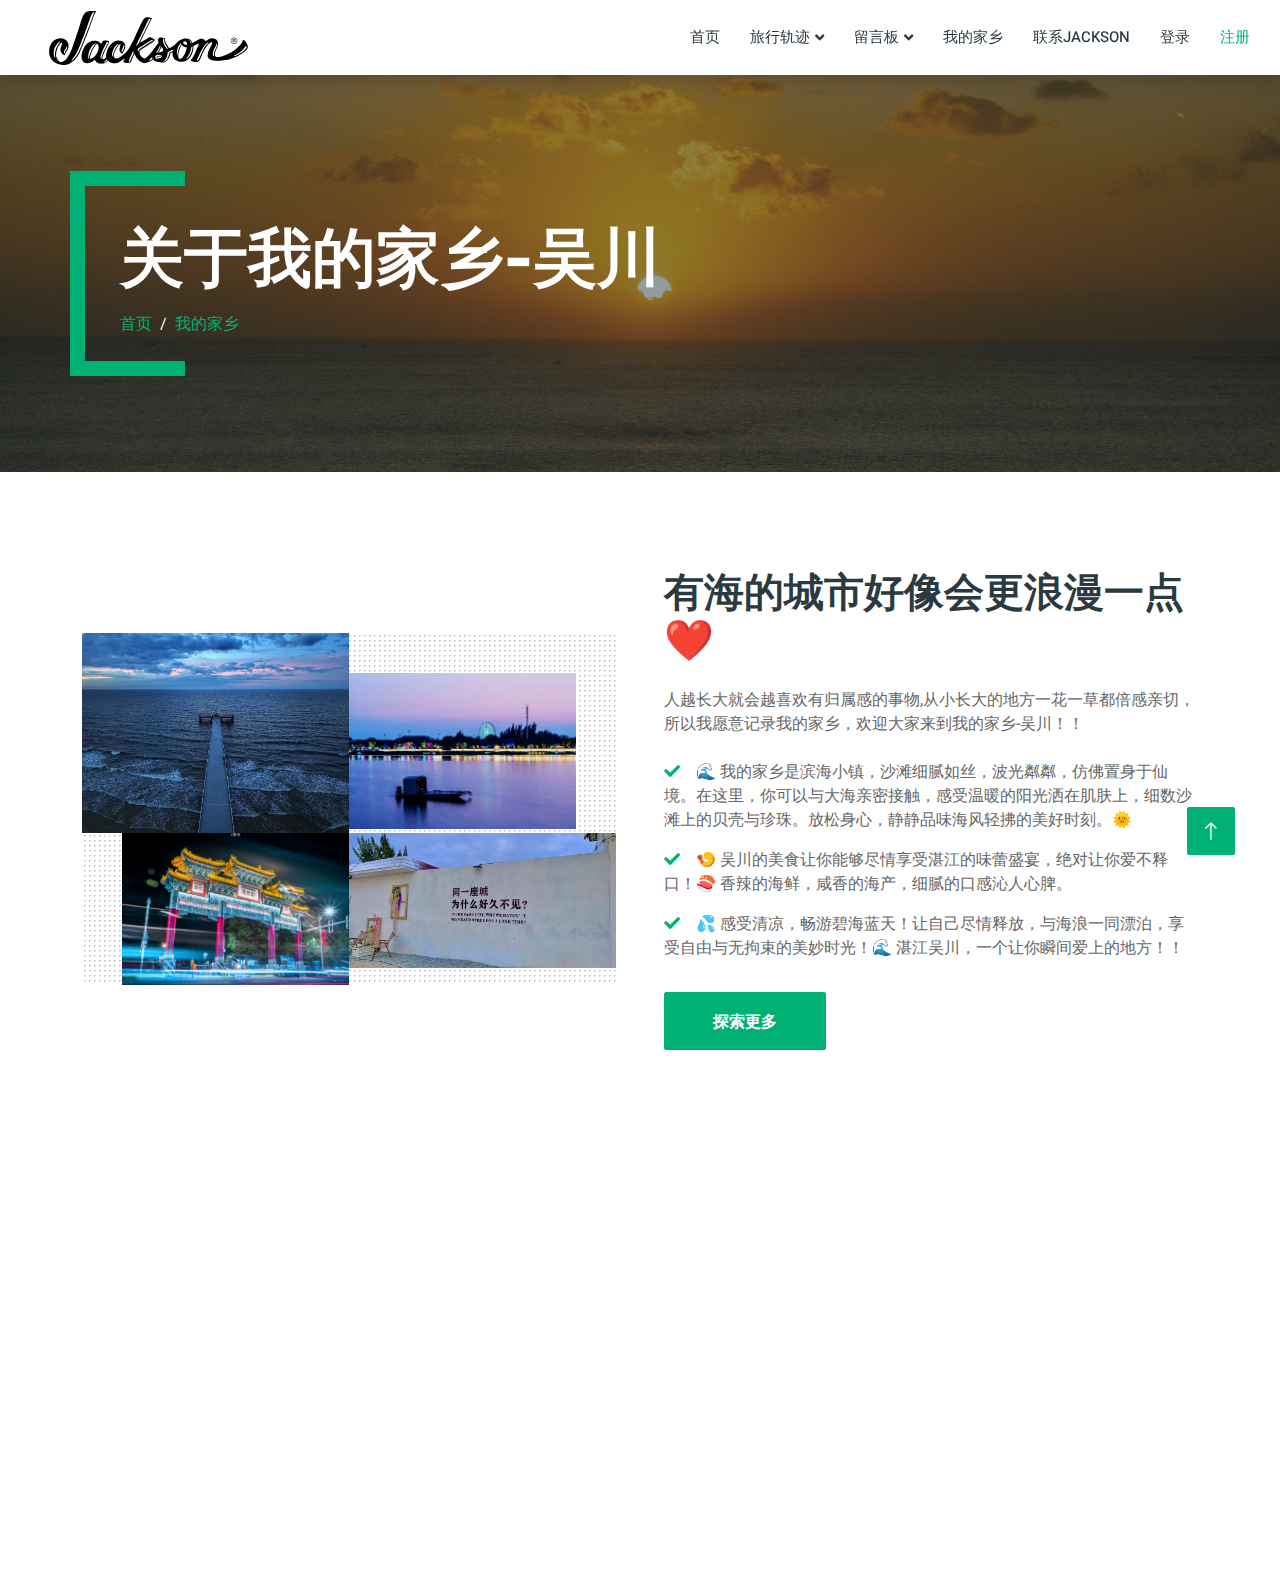
<file: web5.html>
<!DOCTYPE html>
<html lang="en">

<head>
    <meta charset="utf-8">
    <title>Jackson`Space</title>
    <meta content="width=device-width, initial-scale=1.0" name="viewport">
    <meta content="" name="keywords">
    <meta content="" name="description">

<!-- 网站图标 -->
<link href="img/jackson-guitars-logo.svg" rel="icon">

<!-- 网页字体 -->
<link rel="preconnect" href="https://fonts.googleapis.com">
<link rel="preconnect" href="https://fonts.gstatic.com" crossorigin>
<link href="https://fonts.googleapis.com/css2?family=Heebo:wght@400;500;600&family=Inter:wght@700;800&display=swap" rel="stylesheet">

<!-- 图标字体样式 -->
<link href="https://cdnjs.cloudflare.com/ajax/libs/font-awesome/5.10.0/css/all.min.css" rel="stylesheet">
<link href="https://cdn.jsdelivr.net/npm/bootstrap-icons@1.4.1/font/bootstrap-icons.css" rel="stylesheet">

<!-- 库样式 -->
<link href="lib/animate/animate.min.css" rel="stylesheet">
<link href="lib/owlcarousel/assets/owl.carousel.min.css" rel="stylesheet">

<!-- bootstrap 样式 -->
<link href="css/web1.css" rel="stylesheet">

<!-- 模板样式 -->
<link href="css/web2.css" rel="stylesheet">
</head>

<body>
    <div class="container-xxl bg-white p-0">
        <!-- Spinner Start -->
        <div id="spinner" class="show bg-white position-fixed translate-middle w-100 vh-100 top-50 start-50 d-flex align-items-center justify-content-center">
            <div class="spinner-border text-primary" style="width: 3rem; height: 3rem;" role="status">
                <span class="sr-only">Loading...</span>
            </div>
        </div>
        <!-- Spinner End -->


        <!-- 导航栏开始 -->
        <nav class="navbar navbar-expand-lg bg-white navbar-light shadow sticky-top p-0">
            <a href="index.html" class="navbar-brand d-flex align-items-center text-center py-0 px-4 px-lg-5">
                <img src="img/jackson-guitars-logo.svg" alt="Logo" style="width: 200px; height: 68px; margin-right: 10px;">
                <h1 class="m-0 text-primary"></h1>
            </a>
            <button type="button" class="navbar-toggler me-4" data-bs-toggle="collapse" data-bs-target="#navbarCollapse">
                <span class="navbar-toggler-icon"></span>
            </button>
            <div class="collapse navbar-collapse" id="navbarCollapse">
                <div class="navbar-nav ms-auto p-4 p-lg-0">
                    <a href="index.html" class="nav-item nav-link">首页</a>
                    <div class="nav-item dropdown">
                        <a href="#" class="nav-link dropdown-toggle" data-bs-toggle="dropdown">旅行轨迹</a>
                        <div class="dropdown-menu rounded-0 m-0">
                            <a href="web1.html" class="dropdown-item">地点一览</a>
                            <a href="web2.html" class="dropdown-item">旅行详情</a>
                        </div>
                    </div>
                    <div class="nav-item dropdown">
                        <a href="#" class="nav-link dropdown-toggle" data-bs-toggle="dropdown">留言板</a>
                        <div class="dropdown-menu rounded-0 m-0">
                            <a href="web3.html" class="dropdown-item">网友留言</a>
                            <a href="web4.html" class="dropdown-item">404</a>
                        </div>
                    </div>
                    <a href="web5.html" class="nav-item nav-link">我的家乡</a>
                    <a href="web6.html" class="nav-item nav-link">联系Jackson</a>
                    <a href="web7.html" class="nav-item nav-link">登录</a>
                    <a href="web8.html" class="nav-item nav-link active">注册</a>
        </nav>
         <!-- 导航栏结束 -->


        <div class="container-xxl py-5 bg-dark page-header mb-5">
            <div class="container my-5 pt-5 pb-4">
                <h1 class="display-3 text-white mb-3 animated slideInDown">关于我的家乡-吴川</h1>
                <nav aria-label="breadcrumb">
                    <ol class="breadcrumb text-uppercase">
                        <li class="breadcrumb-item"><a href="#">首页</a></li>
                        <li class="breadcrumb-item"><a href="#">我的家乡</a></li>
                    </ol>
                </nav>
            </div>
        </div>



       <!-- 家乡页面开始 -->
       <div class="container-xxl py-5">
        <div class="container">
            <div class="row g-5 align-items-center">
                <div class="col-lg-6 wow fadeIn" data-wow-delay="0.1s">
                    <div class="row g-0 about-bg rounded overflow-hidden">
                        <div class="col-6 text-start">
                            <img class="img-fluid w-100" src="img/吴川2.jpg">
                        </div>
                        <div class="col-6 text-start">
                            <img class="img-fluid" src="img/吴川1.jpg" style="width: 85%; margin-top: 15%;">
                        </div>
                        <div class="col-6 text-end">
                            <img class="img-fluid" src="img/吴川4.jpg" style="width: 85%; ">
                        </div>
                        <div class="col-6 text-end">
                            <img class="img-fluid w-100" src="img/吴川3.jpg">
                        </div>
                    </div>
                </div>
                <div class="col-lg-6 wow fadeIn" data-wow-delay="0.5s">
                    <h1 class="mb-4">有海的城市好像会更浪漫一点❤️</h1>
                    <p class="mb-4">人越长大就会越喜欢有归属感的事物,从小长大的地方一花一草都倍感亲切，所以我愿意记录我的家乡，欢迎大家来到我的家乡-吴川！！</p>
                    <p><i class="fa fa-check text-primary me-3"></i>🌊 我的家乡是滨海小镇，沙滩细腻如丝，波光粼粼，仿佛置身于仙境。在这里，你可以与大海亲密接触，感受温暖的阳光洒在肌肤上，细数沙滩上的贝壳与珍珠。放松身心，静静品味海风轻拂的美好时刻。🌞</p>
                    <p><i class="fa fa-check text-primary me-3"></i>🍤 吴川的美食让你能够尽情享受湛江的味蕾盛宴，绝对让你爱不释口！🍣 香辣的海鲜，咸香的海产，细腻的口感沁人心脾。</p>
                    <p><i class="fa fa-check text-primary me-3"></i>💦 感受清凉，畅游碧海蓝天！让自己尽情释放，与海浪一同漂泊，享受自由与无拘束的美妙时光！🌊
                        湛江吴川，一个让你瞬间爱上的地方！！</p>
                    <a class="btn btn-primary py-3 px-5 mt-3" href="">探索更多</a>
                   
                </div>
            </div>
        </div>
    </div>
    <!-- 家乡页面结束-->


       <!-- 页脚开始 -->
       <div class="container-fluid bg-dark text-white-50 footer pt-5 mt-5 wow fadeIn" data-wow-delay="0.1s">
        <div class="container py-5">
            <div class="row g-5">
                <div class="col-lg-3 col-md-6">
                    <h5 class="text-white mb-4">快速链接</h5>
                    <a class="btn btn-link text-white-50" href="">首页</a>
                    <a class="btn btn-link text-white-50" href="">旅行碎片</a>
                    <a class="btn btn-link text-white-50" href="">旅行随笔</a>
                    <a class="btn btn-link text-white-50" href="">我的家乡</a>
                    <a class="btn btn-link text-white-50" href="">杂乱的篇章</a>
                </div>
                <div class="col-lg-3 col-md-6">
                    <h5 class="text-white mb-4">关于Jackson的空间</h5>
                    <a class="btn btn-link text-white-50" href="">关于Jackson</a>
                    <a class="btn btn-link text-white-50" href="">联系Jackson</a>
                    <a class="btn btn-link text-white-50" href="">Jackson的服务</a>
                    <a class="btn btn-link text-white-50" href="">隐私策略</a>
                </div>
                <div class="col-lg-3 col-md-6">
                    <h5 class="text-white mb-4">联系</h5>
                    <p class="mb-2"><i class="fa fa-map-marker-alt me-3"></i>广州理工学院</p>
                    <p class="mb-2"><i class="fa fa-phone-alt me-3"></i>+0759 524500</p>
                    <p class="mb-2"><i class="fa fa-envelope me-3"></i>info@JacksonChen.com</p>
                    <div class="d-flex pt-2">
                        <a class="btn btn-outline-light btn-social" href=""><i class="fab fa-twitter"></i></a>
                        <a class="btn btn-outline-light btn-social" href=""><i class="fab fa-facebook-f"></i></a>
                        <a class="btn btn-outline-light btn-social" href=""><i class="fab fa-youtube"></i></a>
                        <a class="btn btn-outline-light btn-social" href=""><i class="fab fa-linkedin-in"></i></a>
                    </div>
                </div>
                <div class="col-lg-3 col-md-6">
                    <!-- 联系方式二维码 -->
                    <h5 class="text-white mb-4">Wechat</h5>
                    <img src="img/Message.jpg" alt="图片展示" class="img-fluid" style="max-width: 120px;">
                    <p class="mt-2">联系方式</p>
                </div>
            </div>
        </div>
        <div class="container">
            <div class="copyright">
                <div class="row">
                    <div class="col-md-6 text-center text-md-start mb-3 mb-md-0">
                        地址：广州市荔湾区中山七路 邮编：510170 版权所有：JacksonChen  |  
                        CopyRight © 2024 
                    </div>
                    <div class="col-md-6 text-center text-md-end">
                        <div class="footer-menu">
                            <a href="">首页</a>
                            <a href="">地址</a>
                            <a href="">帮助</a>
                            <a href="">Q&A</a>
                        </div>
                    </div>
                </div>
            </div>
        </div>
    </div>
    <!-- 页脚结束 -->


        <!-- 回到顶部 -->
        <a href="#" class="btn btn-lg btn-primary btn-lg-square back-to-top"><i class="bi bi-arrow-up"></i></a>
    </div>

    <!-- 运用JavaScript库-->
    <script src="https://code.jquery.com/jquery-3.4.1.min.js"></script>
    <script src="https://cdn.jsdelivr.net/npm/bootstrap@5.0.0/dist/js/bootstrap.bundle.min.js"></script>
    <script src="lib/wow/wow.min.js"></script>
    <script src="lib/easing/easing.min.js"></script>
    <script src="lib/waypoints/waypoints.min.js"></script>
    <script src="lib/owlcarousel/owl.carousel.min.js"></script>

    <!-- 运用模板 Javascript -->
    <script src="js/web.js"></script>
</body>

</html>
</file>
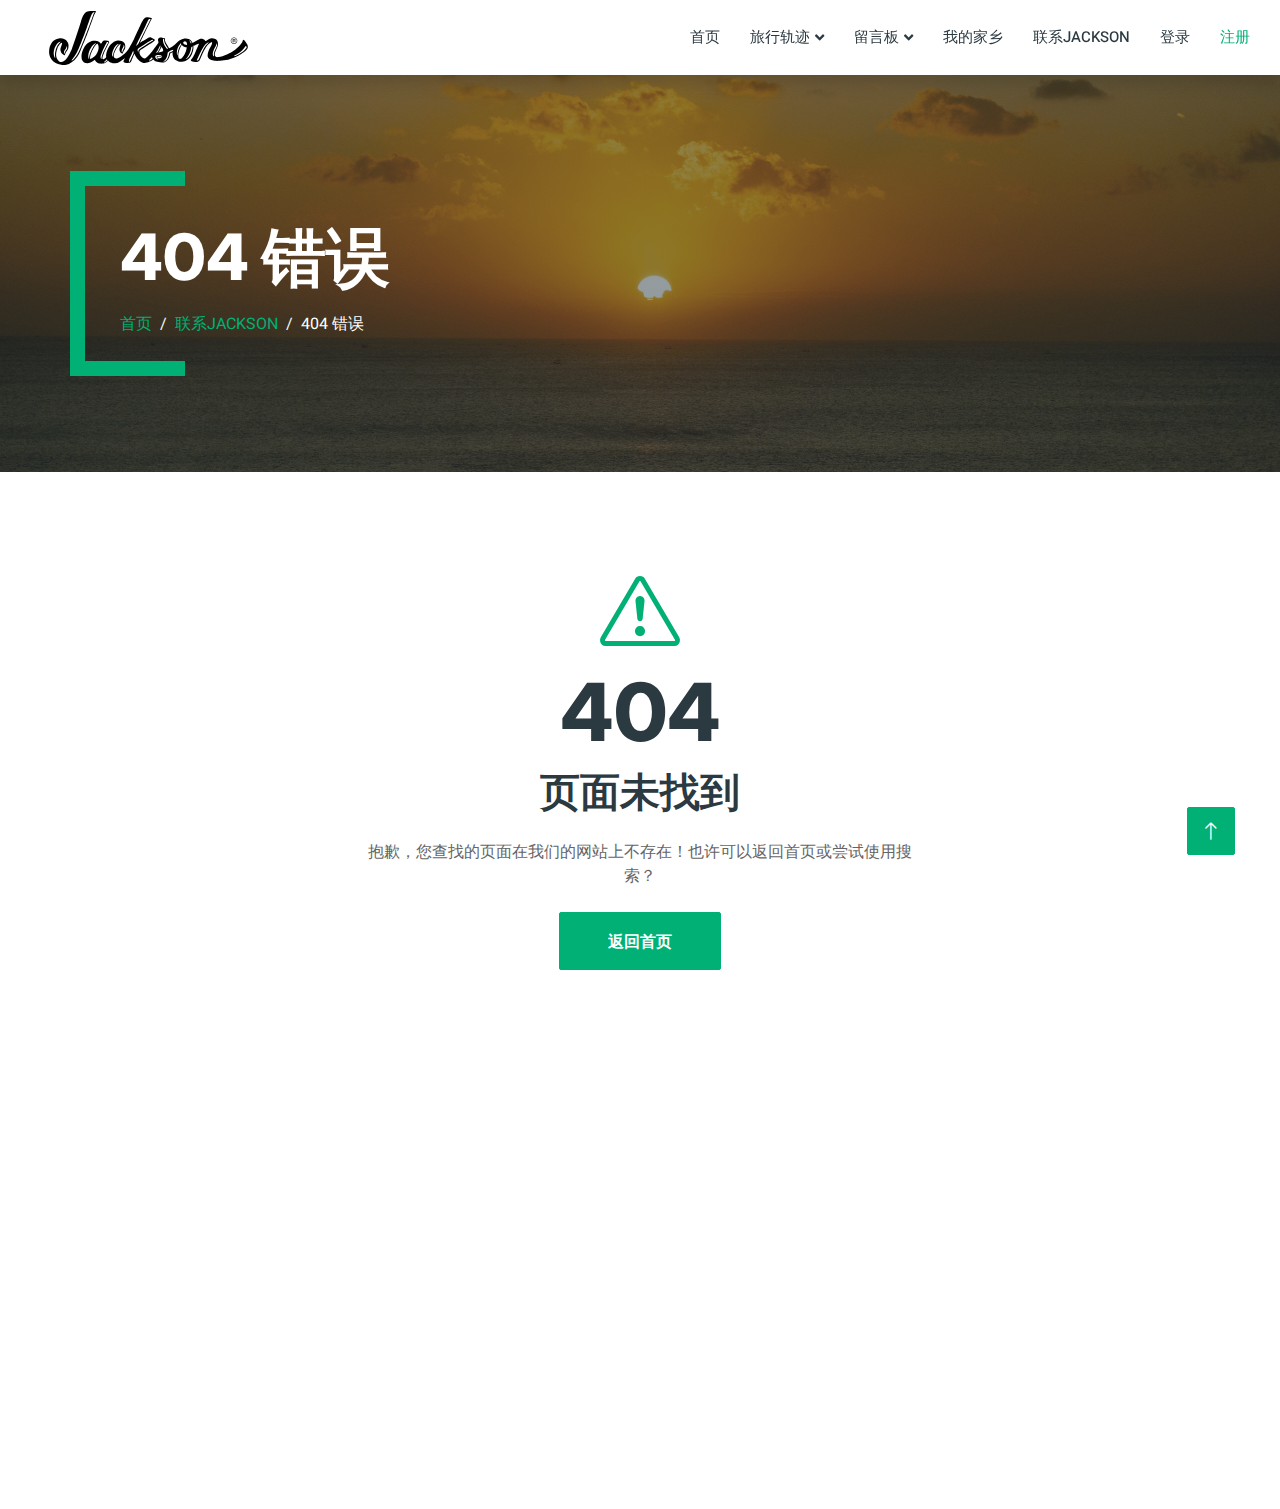
<file: web6.html>
<!DOCTYPE html>
<html lang="zh">

<head>
    <meta charset="utf-8">
    <title>Jackson`Space</title>
    <meta content="width=device-width, initial-scale=1.0" name="viewport">
    <meta content="" name="keywords">
    <meta content="" name="description">

    <!-- 网站图标 -->
    <link href="img/jackson-guitars-logo.svg" rel="icon">

    <!-- 网页字体 -->
    <link rel="preconnect" href="https://fonts.googleapis.com">
    <link rel="preconnect" href="https://fonts.gstatic.com" crossorigin>
    <link href="https://fonts.googleapis.com/css2?family=Heebo:wght@400;500;600&family=Inter:wght@700;800&display=swap" rel="stylesheet">
    
    <!-- 图标字体样式 -->
    <link href="https://cdnjs.cloudflare.com/ajax/libs/font-awesome/5.10.0/css/all.min.css" rel="stylesheet">
    <link href="https://cdn.jsdelivr.net/npm/bootstrap-icons@1.4.1/font/bootstrap-icons.css" rel="stylesheet">

    <!-- 库样式 -->
    <link href="lib/animate/animate.min.css" rel="stylesheet">
    <link href="lib/owlcarousel/assets/owl.carousel.min.css" rel="stylesheet">

    <!-- 自定义的Bootstrap样式 -->
    <link href="css/web1.css" rel="stylesheet">

    <!-- 模板样式 -->
    <link href="css/web2.css" rel="stylesheet">
</head>

<body>
    <div class="container-xxl bg-white p-0">
        <!-- 加载动画开始 -->
        <div id="spinner" class="show bg-white position-fixed translate-middle w-100 vh-100 top-50 start-50 d-flex align-items-center justify-content-center">
            <div class="spinner-border text-primary" style="width: 3rem; height: 3rem;" role="status">
                <span class="sr-only">加载中...</span>
            </div>
        </div>
        <!-- 加载动画结束 -->


        <!-- 导航栏开始 -->
        <nav class="navbar navbar-expand-lg bg-white navbar-light shadow sticky-top p-0">
            <a href="index.html" class="navbar-brand d-flex align-items-center text-center py-0 px-4 px-lg-5">
                <img src="img/jackson-guitars-logo.svg" alt="Logo" style="width: 200px; height: 68px; margin-right: 10px;">
                <h1 class="m-0 text-primary"></h1>
            </a>
            <button type="button" class="navbar-toggler me-4" data-bs-toggle="collapse" data-bs-target="#navbarCollapse">
                <span class="navbar-toggler-icon"></span>
            </button>
            <div class="collapse navbar-collapse" id="navbarCollapse">
                <div class="navbar-nav ms-auto p-4 p-lg-0">
                    <a href="index.html" class="nav-item nav-link">首页</a>
                    <div class="nav-item dropdown">
                        <a href="#" class="nav-link dropdown-toggle" data-bs-toggle="dropdown">旅行轨迹</a>
                        <div class="dropdown-menu rounded-0 m-0">
                            <a href="web1.html" class="dropdown-item">地点一览</a>
                            <a href="web2.html" class="dropdown-item">旅行详情</a>
                        </div>
                    </div>
                    <div class="nav-item dropdown">
                        <a href="#" class="nav-link dropdown-toggle" data-bs-toggle="dropdown">留言板</a>
                        <div class="dropdown-menu rounded-0 m-0">
                            <a href="web3.html" class="dropdown-item">网友留言</a>
                            <a href="web4.html" class="dropdown-item">404</a>
                        </div>
                    </div>
                    <a href="web5.html" class="nav-item nav-link">我的家乡</a>
                    <a href="web6.html" class="nav-item nav-link">联系Jackson</a>
                    <a href="web7.html" class="nav-item nav-link">登录</a>
                    <a href="web8.html" class="nav-item nav-link active">注册</a>
        </nav>
        <!-- 导航栏结束 -->


        <!-- 头部结束 -->
        <div class="container-xxl py-5 bg-dark page-header mb-5">
            <div class="container my-5 pt-5 pb-4">
                <h1 class="display-3 text-white mb-3 animated slideInDown">404 错误</h1>
                <nav aria-label="breadcrumb">
                    <ol class="breadcrumb text-uppercase">
                        <li class="breadcrumb-item"><a href="#">首页</a></li>
                        <li class="breadcrumb-item"><a href="#">联系Jackson</a></li>
                        <li class="breadcrumb-item text-white active" aria-current="page">404 错误</li>
                    </ol>
                </nav>
            </div>
        </div>
        <!-- 头部结束 -->


        <!-- 404 开始 -->
        <div class="container-xxl py-5 wow fadeInUp" data-wow-delay="0.1s">
            <div class="container text-center">
                <div class="row justify-content-center">
                    <div class="col-lg-6">
                        <i class="bi bi-exclamation-triangle display-1 text-primary"></i>
                        <h1 class="display-1">404</h1>
                        <h1 class="mb-4">页面未找到</h1>
                        <p class="mb-4">抱歉，您查找的页面在我们的网站上不存在！也许可以返回首页或尝试使用搜索？</p>
                        <a class="btn btn-primary py-3 px-5" href="">返回首页</a>
                    </div>
                </div>
            </div>
        </div>
        <!-- 404 结束 -->

        
        <!-- 页脚开始 -->
        <div class="container-fluid bg-dark text-white-50 footer pt-5 mt-5 wow fadeIn" data-wow-delay="0.1s">
            <div class="container py-5">
                <div class="row g-5">
                    <div class="col-lg-3 col-md-6">
                        <h5 class="text-white mb-4">快速链接</h5>
                        <a class="btn btn-link text-white-50" href="">首页</a>
                        <a class="btn btn-link text-white-50" href="">旅行碎片</a>
                        <a class="btn btn-link text-white-50" href="">旅行随笔</a>
                        <a class="btn btn-link text-white-50" href="">我的家乡</a>
                        <a class="btn btn-link text-white-50" href="">杂乱的篇章</a>
                    </div>
                    <div class="col-lg-3 col-md-6">
                        <h5 class="text-white mb-4">关于Jackson的空间</h5>
                        <a class="btn btn-link text-white-50" href="">关于Jackson</a>
                        <a class="btn btn-link text-white-50" href="">联系Jackson</a>
                        <a class="btn btn-link text-white-50" href="">Jackson的服务</a>
                        <a class="btn btn-link text-white-50" href="">隐私策略</a>
                    </div>
                    <div class="col-lg-3 col-md-6">
                        <h5 class="text-white mb-4">联系</h5>
                        <p class="mb-2"><i class="fa fa-map-marker-alt me-3"></i>广州理工学院</p>
                        <p class="mb-2"><i class="fa fa-phone-alt me-3"></i>+0759 524500</p>
                        <p class="mb-2"><i class="fa fa-envelope me-3"></i>info@JacksonChen.com</p>
                        <div class="d-flex pt-2">
                            <a class="btn btn-outline-light btn-social" href=""><i class="fab fa-twitter"></i></a>
                            <a class="btn btn-outline-light btn-social" href=""><i class="fab fa-facebook-f"></i></a>
                            <a class="btn btn-outline-light btn-social" href=""><i class="fab fa-youtube"></i></a>
                            <a class="btn btn-outline-light btn-social" href=""><i class="fab fa-linkedin-in"></i></a>
                        </div>
                    </div>
                    <div class="col-lg-3 col-md-6">
                        <!-- 联系方式二维码 -->
                        <h5 class="text-white mb-4">Wechat</h5>
                        <img src="img/Message.jpg" alt="图片展示" class="img-fluid" style="max-width: 120px;">
                        <p class="mt-2">联系方式</p>
                    </div>
                </div>
            </div>
            <div class="container">
                <div class="copyright">
                    <div class="row">
                        <div class="col-md-6 text-center text-md-start mb-3 mb-md-0">
                            地址：广州市荔湾区中山七路 邮编：510170 版权所有：JacksonChen  |  
                            CopyRight © 2024 
                        </div>
                        <div class="col-md-6 text-center text-md-end">
                            <div class="footer-menu">
                                <a href="">首页</a>
                                <a href="">地址</a>
                                <a href="">帮助</a>
                                <a href="">Q&A</a>
                            </div>
                        </div>
                    </div>
                </div>
            </div>
        </div>
        <!-- 页脚结束 -->


        <!-- 返回顶部按钮 -->
        <a href="#" class="btn btn-lg btn-primary btn-lg-square back-to-top"><i class="bi bi-arrow-up"></i></a>
    </div>

    <!-- 运用JavaScript库 -->
    <script src="https://code.jquery.com/jquery-3.4.1.min.js"></script>
    <script src="https://cdn.jsdelivr.net/npm/bootstrap@5.0.0/dist/js/bootstrap.bundle.min.js"></script>
    <script src="lib/wow/wow.min.js"></script>
    <script src="lib/easing/easing.min.js"></script>
    <script src="lib/waypoints/waypoints.min.js"></script>
    <script src="lib/owlcarousel/owl.carousel.min.js"></script>

    <!-- 运用模板JavaScript -->
    <script src="js/web.js"></script>
</body>

</html>
</file>
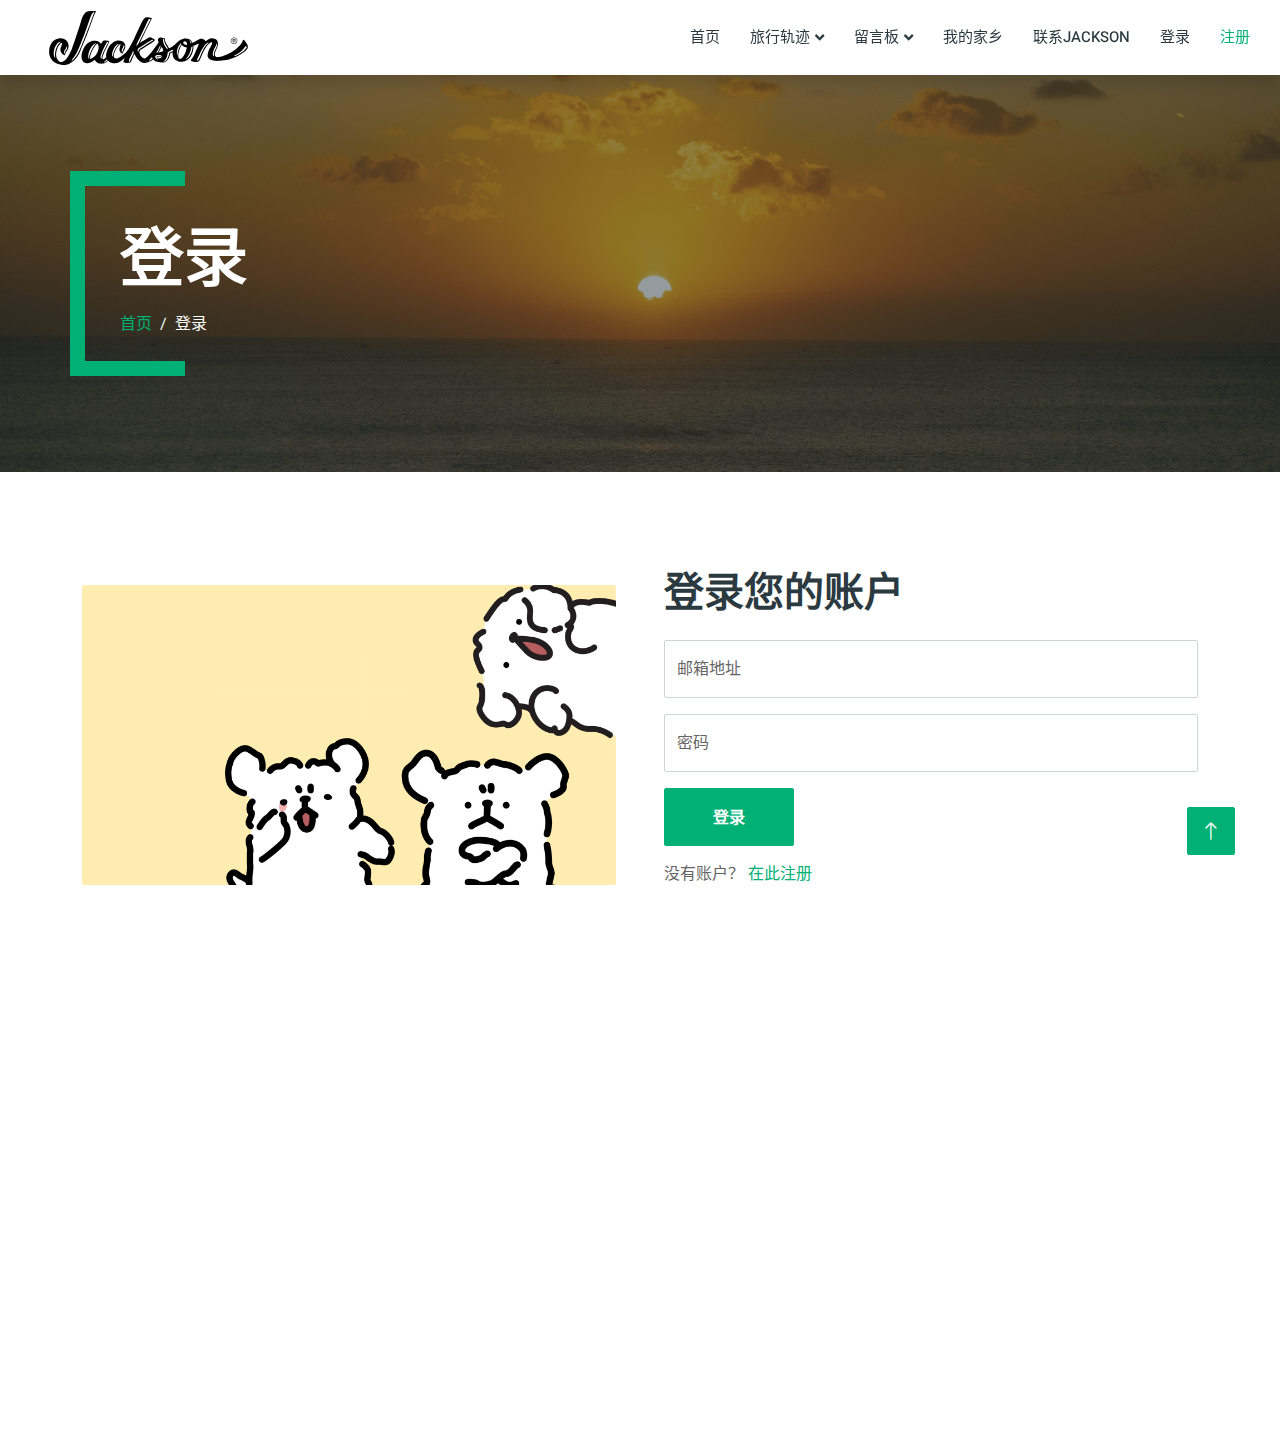
<file: web7.html>
<!DOCTYPE html>
<html lang="zh-CN">

<head>
    <meta charset="utf-8">
    <title>登录Jackson`Space</title>
    <meta content="width=device-width, initial-scale=1.0" name="viewport">
    <meta content="" name="keywords">
    <meta content="" name="description">

    <!-- 网站图标 -->
    <link href="img/jackson-guitars-logo.svg" rel="icon">

    <!-- 网页字体 -->
    <link rel="preconnect" href="https://fonts.googleapis.com">
    <link rel="preconnect" href="https://fonts.gstatic.com" crossorigin>
    <link href="https://fonts.googleapis.com/css2?family=Heebo:wght@400;500;600&family=Inter:wght@700;800&display=swap" rel="stylesheet">

    <!-- 图标字体样式 -->
    <link href="https://cdnjs.cloudflare.com/ajax/libs/font-awesome/5.10.0/css/all.min.css" rel="stylesheet">
    <link href="https://cdn.jsdelivr.net/npm/bootstrap-icons@1.4.1/font/bootstrap-icons.css" rel="stylesheet">

    <!-- 库样式 -->
    <link href="lib/animate/animate.min.css" rel="stylesheet">
    <link href="lib/owlcarousel/assets/owl.carousel.min.css" rel="stylesheet">

    <!-- Bootstrap样式 -->
    <link href="css/web1.css" rel="stylesheet">

    <!-- 模板样式表-->
    <link href="css/web2.css" rel="stylesheet">
</head>

<body>
    <div class="container-xxl bg-white p-0">
        <!-- 加载动画开始 -->
        <div id="spinner" class="show bg-white position-fixed translate-middle w-100 vh-100 top-50 start-50 d-flex align-items-center justify-content-center">
            <div class="spinner-border text-primary" style="width: 3rem; height: 3rem;" role="status">
                <span class="sr-only">加载中...</span>
            </div>
        </div>
        <!-- 加载动画结束 -->

        <!-- 导航栏开始 -->
        <nav class="navbar navbar-expand-lg bg-white navbar-light shadow sticky-top p-0">
            <a href="index.html" class="navbar-brand d-flex align-items-center text-center py-0 px-4 px-lg-5">
                <img src="img/jackson-guitars-logo.svg" alt="Logo" style="width: 200px; height: 68px; margin-right: 10px;">
                <h1 class="m-0 text-primary"></h1>
            </a>
            <button type="button" class="navbar-toggler me-4" data-bs-toggle="collapse" data-bs-target="#navbarCollapse">
                <span class="navbar-toggler-icon"></span>
            </button>
            <div class="collapse navbar-collapse" id="navbarCollapse">
                <div class="navbar-nav ms-auto p-4 p-lg-0">
                    <a href="index.html" class="nav-item nav-link">首页</a>
                    <div class="nav-item dropdown">
                        <a href="#" class="nav-link dropdown-toggle" data-bs-toggle="dropdown">旅行轨迹</a>
                        <div class="dropdown-menu rounded-0 m-0">
                            <a href="web1.html" class="dropdown-item">地点一览</a>
                            <a href="web2.html" class="dropdown-item">旅行详情</a>
                        </div>
                    </div>
                    <div class="nav-item dropdown">
                        <a href="#" class="nav-link dropdown-toggle" data-bs-toggle="dropdown">留言板</a>
                        <div class="dropdown-menu rounded-0 m-0">
                            <a href="web3.html" class="dropdown-item">网友留言</a>
                            <a href="web4.html" class="dropdown-item">404</a>
                        </div>
                    </div>
                    <a href="web5.html" class="nav-item nav-link">我的家乡</a>
                    <a href="web6.html" class="nav-item nav-link">联系Jackson</a>
                    <a href="web7.html" class="nav-item nav-link">登录</a>
                    <a href="web8.html" class="nav-item nav-link active">注册</a>
        </nav>
        <!-- 导航栏结束 -->

        <!-- 头部结束 -->
        <div class="container-xxl py-5 bg-dark page-header mb-5">
            <div class="container my-5 pt-5 pb-4">
                <h1 class="display-3 text-white mb-3 animated slideInDown">登录</h1>
                <nav aria-label="breadcrumb">
                    <ol class="breadcrumb text-uppercase">
                        <li class="breadcrumb-item"><a href="#">首页</a></li>
                        <li class="breadcrumb-item text-white active" aria-current="page">登录</li>
                    </ol>
                </nav>
            </div>
        </div>
        <!-- 头部结束 -->

        <!-- 登录开始 -->
        <div class="container-xxl py-5">
            <div class="container">
                <div class="row g-5 align-items-center">
                    <div class="col-lg-6 wow fadeIn" data-wow-delay="0.1s">
                        <img class="img-fluid rounded" src="img/线条小狗5.jpg" alt="登录图片">
                    </div>
                    <div class="col-lg-6 wow fadeIn" data-wow-delay="0.5s">
                        <h1 class="mb-4">登录您的账户</h1>
                        <form>
                            <div class="form-floating mb-3">
                                <input type="email" class="form-control" id="email" placeholder="name@example.com">
                                <label for="email">邮箱地址</label>
                            </div>
                            <div class="form-floating mb-3">
                                <input type="password" class="form-control" id="password" placeholder="Password">
                                <label for="password">密码</label>
                            </div>
                            <button type="submit" class="btn btn-primary py-3 px-5">登录</button>
                            <p class="mt-3">没有账户？ <a href="web8.html">在此注册</a></p>
                        </form>
                    </div>
                </div>
            </div>
        </div>
        <!-- 登录结束 -->

        <!-- 页脚开始 -->
        <div class="container-fluid bg-dark text-white-50 footer pt-5 mt-5 wow fadeIn" data-wow-delay="0.1s">
            <div class="container py-5">
                <div class="row g-5">
                    <div class="col-lg-3 col-md-6">
                        <h5 class="text-white mb-4">快速链接</h5>
                        <a class="btn btn-link text-white-50" href="">首页</a>
                        <a class="btn btn-link text-white-50" href="">旅行碎片</a>
                        <a class="btn btn-link text-white-50" href="">旅行随笔</a>
                        <a class="btn btn-link text-white-50" href="">我的家乡</a>
                        <a class="btn btn-link text-white-50" href="">杂乱的篇章</a>
                    </div>
                    <div class="col-lg-3 col-md-6">
                        <h5 class="text-white mb-4">关于Jackson的空间</h5>
                        <a class="btn btn-link text-white-50" href="">关于Jackson</a>
                        <a class="btn btn-link text-white-50" href="">联系Jackson</a>
                        <a class="btn btn-link text-white-50" href="">Jackson的服务</a>
                        <a class="btn btn-link text-white-50" href="">隐私策略</a>
                    </div>
                    <div class="col-lg-3 col-md-6">
                        <h5 class="text-white mb-4">联系</h5>
                        <p class="mb-2"><i class="fa fa-map-marker-alt me-3"></i>广州理工学院</p>
                        <p class="mb-2"><i class="fa fa-phone-alt me-3"></i>+0759 524500</p>
                        <p class="mb-2"><i class="fa fa-envelope me-3"></i>info@JacksonChen.com</p>
                        <div class="d-flex pt-2">
                            <a class="btn btn-outline-light btn-social" href=""><i class="fab fa-twitter"></i></a>
                            <a class="btn btn-outline-light btn-social" href=""><i class="fab fa-facebook-f"></i></a>
                            <a class="btn btn-outline-light btn-social" href=""><i class="fab fa-youtube"></i></a>
                            <a class="btn btn-outline-light btn-social" href=""><i class="fab fa-linkedin-in"></i></a>
                        </div>
                    </div>
                    <div class="col-lg-3 col-md-6">
                        <!-- 联系方式二维码 -->
                        <h5 class="text-white mb-4">Wechat</h5>
                        <img src="img/Message.jpg" alt="图片展示" class="img-fluid" style="max-width: 120px;">
                        <p class="mt-2">联系方式</p>
                    </div>
                </div>
            </div>
            <div class="container">
                <div class="copyright">
                    <div class="row">
                        <div class="col-md-6 text-center text-md-start mb-3 mb-md-0">
                            地址：广州市荔湾区中山七路 邮编：510170 版权所有：JacksonChen  |  
                            CopyRight © 2024 
                        </div>
                        <div class="col-md-6 text-center text-md-end">
                            <div class="footer-menu">
                                <a href="">首页</a>
                                <a href="">地址</a>
                                <a href="">帮助</a>
                                <a href="">Q&A</a>
                            </div>
                        </div>
                    </div>
                </div>
            </div>
        </div>
        <!-- 页脚结束 -->

        <!-- 返回顶部按钮 -->
        <a href="#" class="btn btn-lg btn-primary btn-lg-square back-to-top"><i class="bi bi-arrow-up"></i></a>
    </div>

    <!-- 运用JavaScript 库 -->
    <script src="https://code.jquery.com/jquery-3.4.1.min.js"></script>
    <script src="https://cdn.jsdelivr.net/npm/bootstrap@5.0.0/dist/js/bootstrap.bundle.min.js"></script>
    <script src="lib/wow/wow.min.js"></script>
    <script src="lib/easing/easing.min.js"></script>
    <script src="lib/waypoints/waypoints.min.js"></script>
    <script src="lib/owlcarousel/owl.carousel.min.js"></script>

    <!-- 运用模板 JavaScript -->
    <script src="js/web.js"></script>
</body>

</html>
</file>
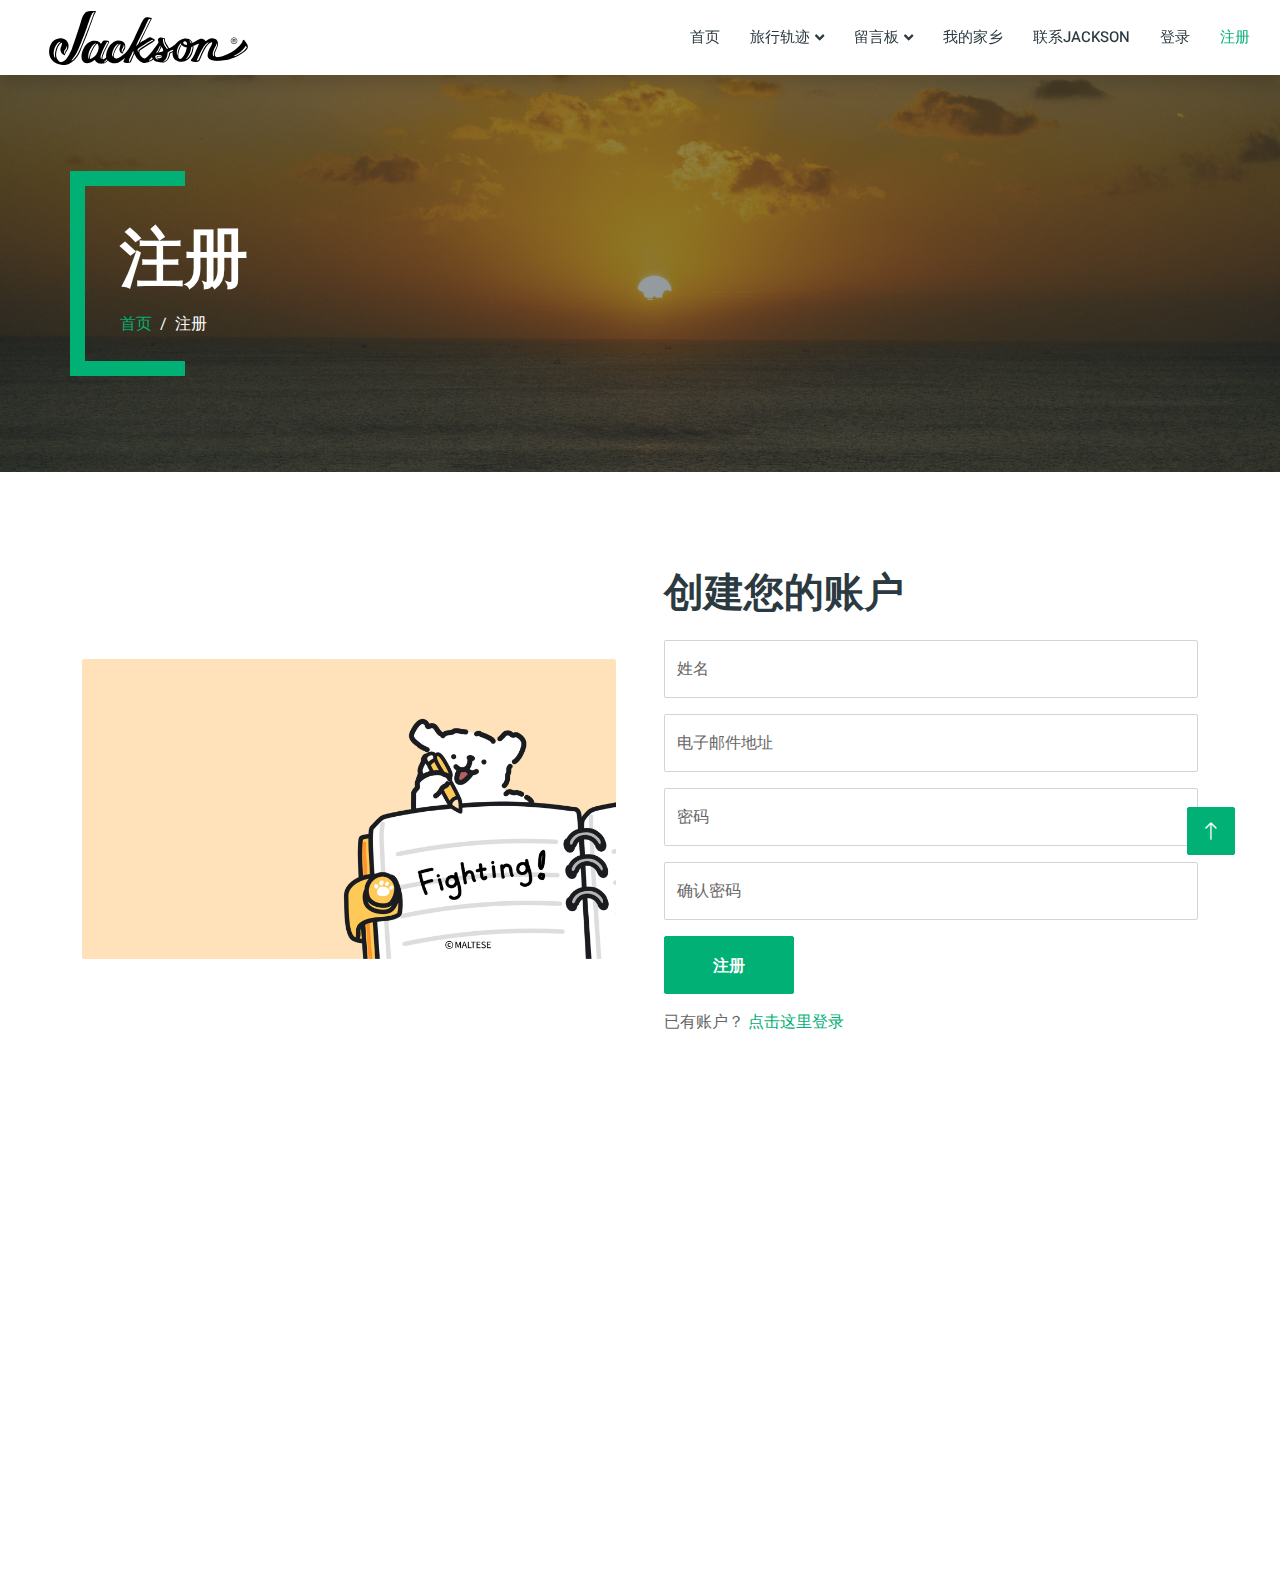
<file: web8.html>
<!DOCTYPE html>
<html lang="en">

<head>
    <meta charset="utf-8">
    <title>注册Jackson`Space</title>
    <meta content="width=device-width, initial-scale=1.0" name="viewport">
    <meta content="" name="keywords">
    <meta content="" name="description">

    <!-- 网站图标 -->
    <link href="img/jackson-guitars-logo.svg" rel="icon">

    <!-- 字体 -->
    <link rel="preconnect" href="https://fonts.googleapis.com">
    <link rel="preconnect" href="https://fonts.gstatic.com" crossorigin>
    <link href="https://fonts.googleapis.com/css2?family=Heebo:wght@400;500;600&family=Inter:wght@700;800&display=swap" rel="stylesheet">
    
    <!-- 图标字体样式 -->
    <link href="https://cdnjs.cloudflare.com/ajax/libs/font-awesome/5.10.0/css/all.min.css" rel="stylesheet">
    <link href="https://cdn.jsdelivr.net/npm/bootstrap-icons@1.4.1/font/bootstrap-icons.css" rel="stylesheet">

    <!-- 库样式 -->
    <link href="lib/animate/animate.min.css" rel="stylesheet">
    <link href="lib/owlcarousel/assets/owl.carousel.min.css" rel="stylesheet">

    <!-- Bootstrap样式 -->
    <link href="css/web1.css" rel="stylesheet">

    <!-- 模板样式-->
    <link href="css/web2.css" rel="stylesheet">
</head>

<body>
    <div class="container-xxl bg-white p-0">
        <!-- 加载动画开始 -->
        <div id="spinner" class="show bg-white position-fixed translate-middle w-100 vh-100 top-50 start-50 d-flex align-items-center justify-content-center">
            <div class="spinner-border text-primary" style="width: 3rem; height: 3rem;" role="status">
                <span class="sr-only">加载中...</span>
            </div>
        </div>
        <!-- 加载动画结束 -->


        <!-- 导航栏开始 -->
        <nav class="navbar navbar-expand-lg bg-white navbar-light shadow sticky-top p-0">
            <a href="index.html" class="navbar-brand d-flex align-items-center text-center py-0 px-4 px-lg-5">
                <img src="img/jackson-guitars-logo.svg" alt="Logo" style="width: 200px; height: 68px; margin-right: 10px;">
                <h1 class="m-0 text-primary"></h1>
            </a>
            <button type="button" class="navbar-toggler me-4" data-bs-toggle="collapse" data-bs-target="#navbarCollapse">
                <span class="navbar-toggler-icon"></span>
            </button>
            <div class="collapse navbar-collapse" id="navbarCollapse">
                <div class="navbar-nav ms-auto p-4 p-lg-0">
                    <a href="index.html" class="nav-item nav-link">首页</a>
                    <div class="nav-item dropdown">
                        <a href="#" class="nav-link dropdown-toggle" data-bs-toggle="dropdown">旅行轨迹</a>
                        <div class="dropdown-menu rounded-0 m-0">
                            <a href="web1.html" class="dropdown-item">地点一览</a>
                            <a href="web2.html" class="dropdown-item">旅行详情</a>
                        </div>
                    </div>
                    <div class="nav-item dropdown">
                        <a href="#" class="nav-link dropdown-toggle" data-bs-toggle="dropdown">留言板</a>
                        <div class="dropdown-menu rounded-0 m-0">
                            <a href="web3.html" class="dropdown-item">网友留言</a>
                            <a href="web4.html" class="dropdown-item">404</a>
                        </div>
                    </div>
                    <a href="web5.html" class="nav-item nav-link">我的家乡</a>
                    <a href="web6.html" class="nav-item nav-link">联系Jackson</a>
                    <a href="web7.html" class="nav-item nav-link">登录</a>
                    <a href="web8.html" class="nav-item nav-link active">注册</a>
        </nav>
        <!-- 导航栏结束 -->


        <!-- 头部结束 -->
        <div class="container-xxl py-5 bg-dark page-header mb-5">
            <div class="container my-5 pt-5 pb-4">
                <h1 class="display-3 text-white mb-3 animated slideInDown">注册</h1>
                <nav aria-label="breadcrumb">
                    <ol class="breadcrumb text-uppercase">
                        <li class="breadcrumb-item"><a href="#">首页</a></li>
                        <li class="breadcrumb-item text-white active" aria-current="page">注册</li>
                    </ol>
                </nav>
            </div>
        </div>
        <!-- 头部结束 -->


        <!-- 注册开始 -->
        <div class="container-xxl py-5">
            <div class="container">
                <div class="row g-5 align-items-center">
                    <div class="col-lg-6 wow fadeIn" data-wow-delay="0.1s">
                        <img class="img-fluid rounded" src="img/线条小狗6.jpg" alt="注册图片">
                    </div>
                    <div class="col-lg-6 wow fadeIn" data-wow-delay="0.5s">
                        <h1 class="mb-4">创建您的账户</h1>
                        <form>
                            <div class="form-floating mb-3">
                                <input type="text" class="form-control" id="name" placeholder="您的姓名">
                                <label for="name">姓名</label>
                            </div>
                            <div class="form-floating mb-3">
                                <input type="email" class="form-control" id="email" placeholder="name@example.com">
                                <label for="email">电子邮件地址</label>
                            </div>
                            <div class="form-floating mb-3">
                                <input type="password" class="form-control" id="password" placeholder="密码">
                                <label for="password">密码</label>
                            </div>
                            <div class="form-floating mb-3">
                                <input type="password" class="form-control" id="confirm_password" placeholder="确认密码">
                                <label for="confirm_password">确认密码</label>
                            </div>
                            <button type="submit" class="btn btn-primary py-3 px-5">注册</button>
                            <p class="mt-3">已有账户？ <a href="web7.html">点击这里登录</a></p>
                        </form>
                    </div>
                </div>
            </div>
        </div>
        <!-- 注册结束 -->


        <!-- 页脚开始 -->
        <div class="container-fluid bg-dark text-white-50 footer pt-5 mt-5 wow fadeIn" data-wow-delay="0.1s">
            <div class="container py-5">
                <div class="row g-5">
                    <div class="col-lg-3 col-md-6">
                        <h5 class="text-white mb-4">快速链接</h5>
                        <a class="btn btn-link text-white-50" href="">首页</a>
                        <a class="btn btn-link text-white-50" href="">旅行碎片</a>
                        <a class="btn btn-link text-white-50" href="">旅行随笔</a>
                        <a class="btn btn-link text-white-50" href="">我的家乡</a>
                        <a class="btn btn-link text-white-50" href="">杂乱的篇章</a>
                    </div>
                    <div class="col-lg-3 col-md-6">
                        <h5 class="text-white mb-4">关于Jackson的空间</h5>
                        <a class="btn btn-link text-white-50" href="">关于Jackson</a>
                        <a class="btn btn-link text-white-50" href="">联系Jackson</a>
                        <a class="btn btn-link text-white-50" href="">Jackson的服务</a>
                        <a class="btn btn-link text-white-50" href="">隐私策略</a>
                    </div>
                    <div class="col-lg-3 col-md-6">
                        <h5 class="text-white mb-4">联系</h5>
                        <p class="mb-2"><i class="fa fa-map-marker-alt me-3"></i>广州理工学院</p>
                        <p class="mb-2"><i class="fa fa-phone-alt me-3"></i>+0759 524500</p>
                        <p class="mb-2"><i class="fa fa-envelope me-3"></i>info@JacksonChen.com</p>
                        <div class="d-flex pt-2">
                            <a class="btn btn-outline-light btn-social" href=""><i class="fab fa-twitter"></i></a>
                            <a class="btn btn-outline-light btn-social" href=""><i class="fab fa-facebook-f"></i></a>
                            <a class="btn btn-outline-light btn-social" href=""><i class="fab fa-youtube"></i></a>
                            <a class="btn btn-outline-light btn-social" href=""><i class="fab fa-linkedin-in"></i></a>
                        </div>
                    </div>
                    <div class="col-lg-3 col-md-6">
                        <!-- 联系方式二维码 -->
                        <h5 class="text-white mb-4">Wechat</h5>
                        <img src="img/Message.jpg" alt="图片展示" class="img-fluid" style="max-width: 120px;">
                        <p class="mt-2">联系方式</p>
                    </div>
                </div>
            </div>
            <div class="container">
                <div class="copyright">
                    <div class="row">
                        <div class="col-md-6 text-center text-md-start mb-3 mb-md-0">
                            地址：广州市荔湾区中山七路 邮编：510170 版权所有：JacksonChen  |  
                            CopyRight © 2024 
                        </div>
                        <div class="col-md-6 text-center text-md-end">
                            <div class="footer-menu">
                                <a href="">首页</a>
                                <a href="">地址</a>
                                <a href="">帮助</a>
                                <a href="">Q&A</a>
                            </div>
                        </div>
                    </div>
                </div>
            </div>
        </div>
        <!-- 页脚结束 -->


        <!-- 返回顶部 -->
        <a href="#" class="btn btn-lg btn-primary btn-lg-square back-to-top"><i class="bi bi-arrow-up"></i></a>
    </div>

    <!-- 运用JavaScript 库 -->
    <script src="https://code.jquery.com/jquery-3.4.1.min.js"></script>
    <script src="https://cdn.jsdelivr.net/npm/bootstrap@5.0.0/dist/js/bootstrap.bundle.min.js"></script>
    <script src="lib/wow/wow.min.js"></script>
    <script src="lib/easing/easing.min.js"></script>
    <script src="lib/waypoints/waypoints.min.js"></script>
    <script src="lib/owlcarousel/owl.carousel.min.js"></script>

    <!-- 运用模板 JavaScript -->
    <script src="js/web.js"></script>
</body>

</html>
</file>
<file: css/web2.css>
:root {
    --primary: #00B074;
    --secondary: #2B9BFF;
    --light: #EFFDF5;
    --dark: #2B3940;
}

.back-to-top {
    position: fixed;
    display: none;
    right: 45px;
    bottom: 45px;
    z-index: 99;
}


 /* Spinner */
#spinner {
    opacity: 0;
    visibility: hidden;
    transition: opacity .5s ease-out, visibility 0s linear .5s;
    z-index: 99999;
}

#spinner.show {
    transition: opacity .5s ease-out, visibility 0s linear 0s;
    visibility: visible;
    opacity: 1;
}


 /* 按钮  */
.btn {
    font-family: 'Inter', sans-serif;
    font-weight: 600;
    transition: .5s;
}

.btn.btn-primary,
.btn.btn-secondary {
    color: #FFFFFF;
}

.btn-square {
    width: 38px;
    height: 38px;
}

.btn-sm-square {
    width: 32px;
    height: 32px;
}

.btn-lg-square {
    width: 48px;
    height: 48px;
}

.btn-square,
.btn-sm-square,
.btn-lg-square {
    padding: 0;
    display: flex;
    align-items: center;
    justify-content: center;
    font-weight: normal;
    border-radius: 2px;
}


 /* 导航栏  */
.navbar .dropdown-toggle::after {
    border: none;
    content: "\f107";
    font-family: "Font Awesome 5 Free";
    font-weight: 900;
    vertical-align: middle;
    margin-left: 5px;
    transition: .5s;
}

.navbar .dropdown-toggle[aria-expanded=true]::after {
    transform: rotate(-180deg);
}

.navbar-dark .navbar-nav .nav-link,
.navbar-light .navbar-nav .nav-link {
    margin-right: 30px;
    padding: 25px 0;
    color: #FFFFFF;
    font-size: 15px;
    text-transform: uppercase;
    outline: none;
}

.navbar-dark .navbar-nav .nav-link:hover,
.navbar-dark .navbar-nav .nav-link.active,
.navbar-light .navbar-nav .nav-link:hover,
.navbar-light .navbar-nav .nav-link.active {
    color: var(--primary);
}

@media (max-width: 991.98px) {
    .navbar-dark .navbar-nav .nav-link,
    .navbar-light .navbar-nav .nav-link  {
        margin-right: 0;
        padding: 10px 0;
    }

    .navbar-light .navbar-nav {
        border-top: 1px solid #EEEEEE;
    }
}

.navbar-light .navbar-brand,
.navbar-light a.btn {
    height: 75px;
}

.navbar-light .navbar-nav .nav-link {
    color: var(--dark);
    font-weight: 500;
}

.navbar-light.sticky-top {
    top: -100px;
    transition: .5s;
}

@media (min-width: 992px) {
    .navbar .nav-item .dropdown-menu {
        display: block;
        top: 100%;
        margin-top: 0;
        transform: rotateX(-75deg);
        transform-origin: 0% 0%;
        opacity: 0;
        visibility: hidden;
        transition: .5s;
        
    }

    .navbar .nav-item:hover .dropdown-menu {
        transform: rotateX(0deg);
        visibility: visible;
        transition: .5s;
        opacity: 1;
    }
}


 /* 头部页面  */
.header-carousel .container,
.page-header .container {
    position: relative;
    padding: 45px 0 45px 35px;
    border-left: 15px solid var(--primary);
}

.header-carousel .container::before,
.header-carousel .container::after,
.page-header .container::before,
.page-header .container::after {
    position: absolute;
    content: "";
    top: 0;
    left: 0;
    width: 100px;
    height: 15px;
    background: var(--primary);
}

.header-carousel .container::after,
.page-header .container::after {
    top: 100%;
    margin-top: -15px;
}

@media (max-width: 768px) {
    .header-carousel .owl-carousel-item {
        position: relative;
        min-height: 500px;
    }
    
    .header-carousel .owl-carousel-item img {
        position: absolute;
        width: 100%;
        height: 100%;
        object-fit: cover;
    }

    .header-carousel .owl-carousel-item p {
        font-size: 14px !important;
        font-weight: 400 !important;
    }

    .header-carousel .owl-carousel-item h1 {
        font-size: 30px;
        font-weight: 600;
    }
}

.header-carousel .owl-nav {
    position: absolute;
    top: 50%;
    right: 8%;
    transform: translateY(-50%);
    display: flex;
    flex-direction: column;
}

.header-carousel .owl-nav .owl-prev,
.header-carousel .owl-nav .owl-next {
    margin: 7px 0;
    width: 45px;
    height: 45px;
    display: flex;
    align-items: center;
    justify-content: center;
    color: #FFFFFF;
    background: transparent;
    border: 1px solid #FFFFFF;
    border-radius: 2px;
    font-size: 22px;
    transition: .5s;
}

.header-carousel .owl-nav .owl-prev:hover,
.header-carousel .owl-nav .owl-next:hover {
    background: var(--primary);
    border-color: var(--primary);
}

/* 关于我的家乡的header背景图 */
.page-header {
    background: linear-gradient(rgba(43, 57, 64, .5), rgba(43, 57, 64, .5)), url(../img/landscape15.jpg) center center no-repeat;
    background-size: cover;
}

.breadcrumb-item + .breadcrumb-item::before {
    color: var(--light);
}


 /* about  */
.about-bg {
    background-image: -webkit-repeating-radial-gradient(center center, rgba(0, 0, 0, 0.2), rgba(0, 0, 0, 0.2) 1px, transparent 1px, transparent 100%);
    background-image: -moz-repeating-radial-gradient(center center, rgba(0, 0, 0, 0.2), rgba(0, 0, 0, 0.2) 1px, transparent 1px, transparent 100%);
    background-image: -ms-repeating-radial-gradient(center center, rgba(0, 0, 0, 0.2), rgba(0, 0, 0, 0.2) 1px, transparent 1px, transparent 100%);
    background-image: -o-repeating-radial-gradient(center center, rgba(0, 0, 0, 0.2), rgba(0, 0, 0, 0.2) 1px, transparent 1px, transparent 100%);
    background-image: repeating-radial-gradient(center center, rgba(0, 0, 0, 0.2), rgba(0, 0, 0, 0.2) 1px, transparent 1px, transparent 100%);
    background-size: 5px 5px;
}


 /* 旅行轨迹  */
.nav-pills .nav-item .active {
    border-bottom: 2px solid var(--primary);
}

.job-item {
    border: 1px solid transparent;
    border-radius: 2px;
    box-shadow: 0 0 45px rgba(0, 0, 0, .08);
    transition: .5s;
}

.job-item:hover {
    border-color: rgba(0, 0, 0, .08);
    box-shadow: none;
}


/* 网友留言 */
.testimonial-carousel .owl-item .testimonial-item,
.testimonial-carousel .owl-item.center .testimonial-item * {
    transition: .5s;
}

.testimonial-carousel .owl-item.center .testimonial-item {
    background: var(--primary) !important;
}

.testimonial-carousel .owl-item.center .testimonial-item * {
    color: #FFFFFF !important;
}

.testimonial-carousel .owl-dots {
    margin-top: 24px;
    display: flex;
    align-items: flex-end;
    justify-content: center;
}

.testimonial-carousel .owl-dot {
    position: relative;
    display: inline-block;
    margin: 0 5px;
    width: 15px;
    height: 15px;
    border: 5px solid var(--primary);
    border-radius: 2px;
    transition: .5s;
}

.testimonial-carousel .owl-dot.active {
    background: var(--dark);
    border-color: var(--primary);
}


/* 页脚 */
.footer .btn.btn-social {
    margin-right: 5px;
    width: 35px;
    height: 35px;
    display: flex;
    align-items: center;
    justify-content: center;
    color: var(--light);
    border: 1px solid rgba(255,255,255,0.5);
    border-radius: 2px;
    transition: .3s;
}

.footer .btn.btn-social:hover {
    color: var(--primary);
    border-color: var(--light);
}

.footer .btn.btn-link {
    display: block;
    margin-bottom: 5px;
    padding: 0;
    text-align: left;
    font-size: 15px;
    font-weight: normal;
    text-transform: capitalize;
    transition: .3s;
}

.footer .btn.btn-link::before {
    position: relative;
    content: "\f105";
    font-family: "Font Awesome 5 Free";
    font-weight: 900;
    margin-right: 10px;
}

.footer .btn.btn-link:hover {
    letter-spacing: 1px;
    box-shadow: none;
}

.footer .form-control {
    border-color: rgba(255,255,255,0.5);
}

.footer .copyright {
    padding: 25px 0;
    font-size: 15px;
    border-top: 1px solid rgba(256, 256, 256, .1);
}

.footer .copyright a {
    color: var(--light);
}

.footer .footer-menu a {
    margin-right: 15px;
    padding-right: 15px;
    border-right: 1px solid rgba(255, 255, 255, .1);
}

.footer .footer-menu a:last-child {
    margin-right: 0;
    padding-right: 0;
    border-right: none;
}
</file>
